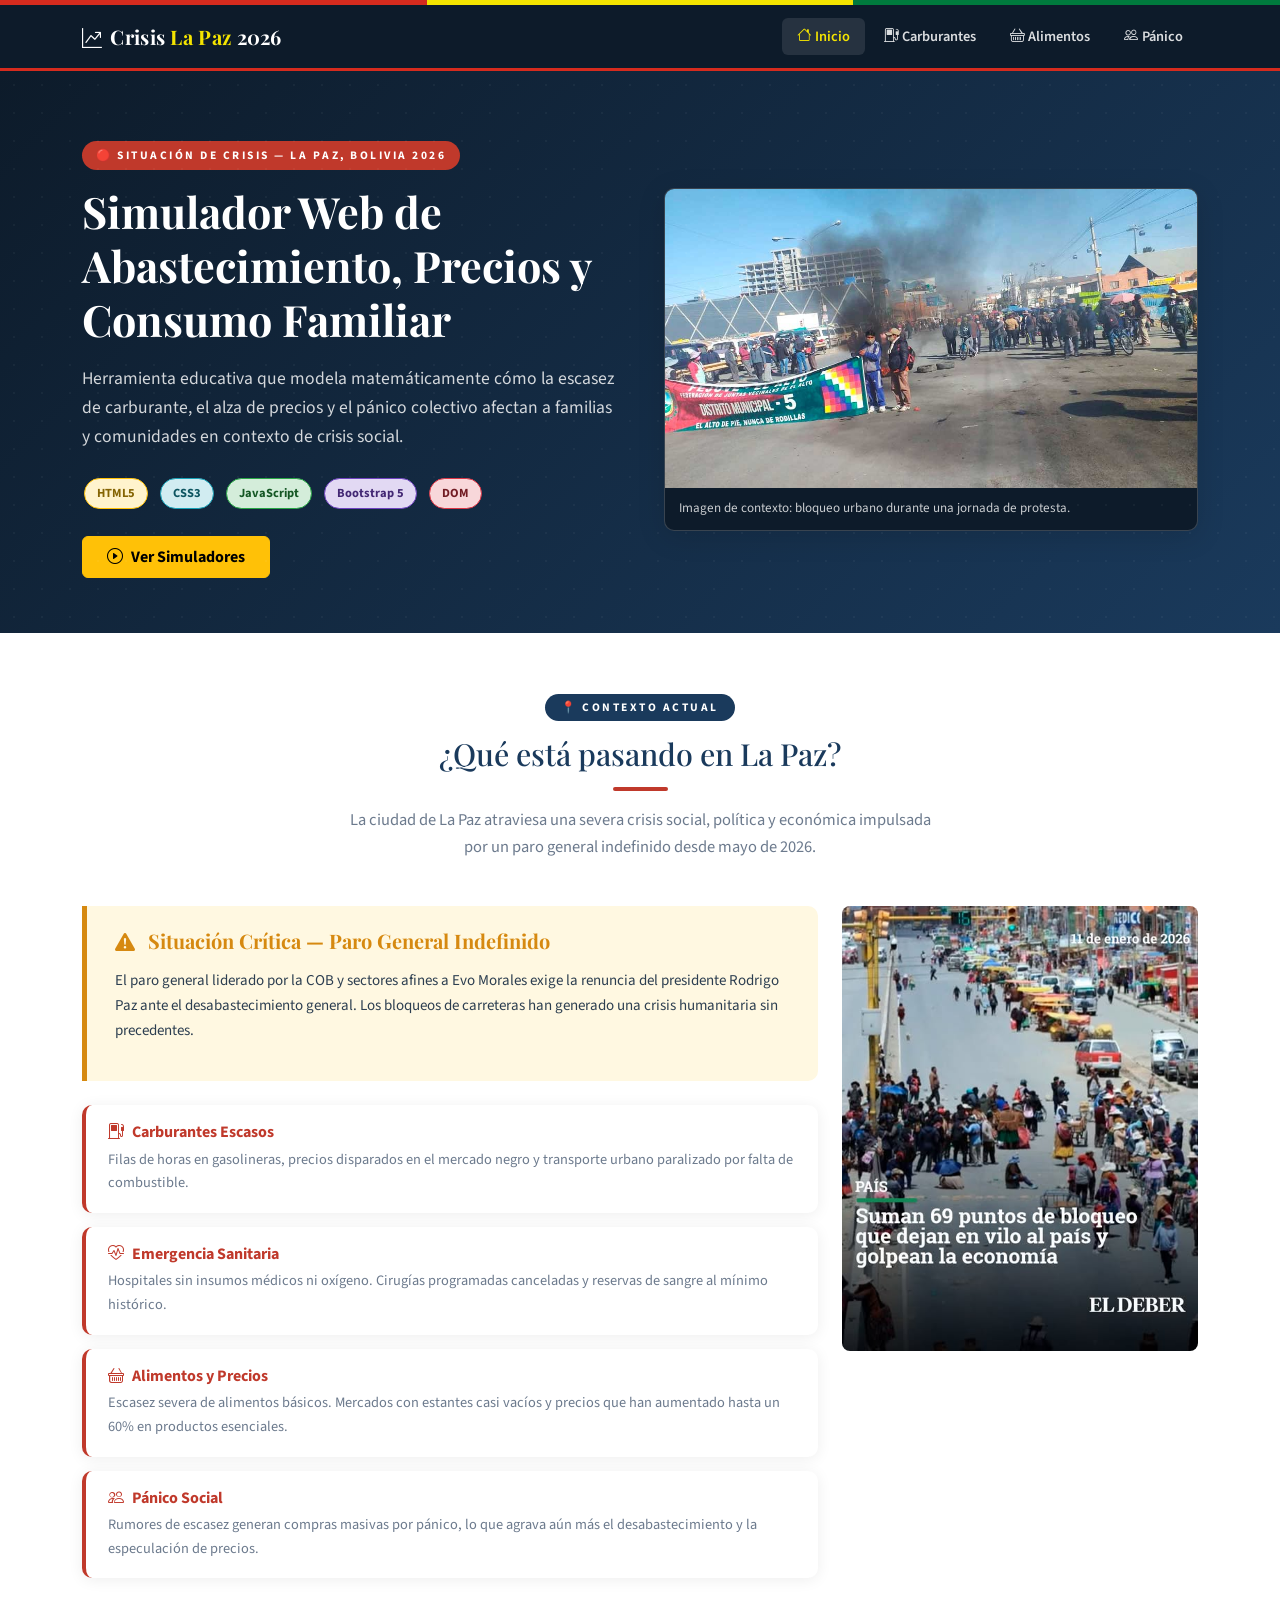
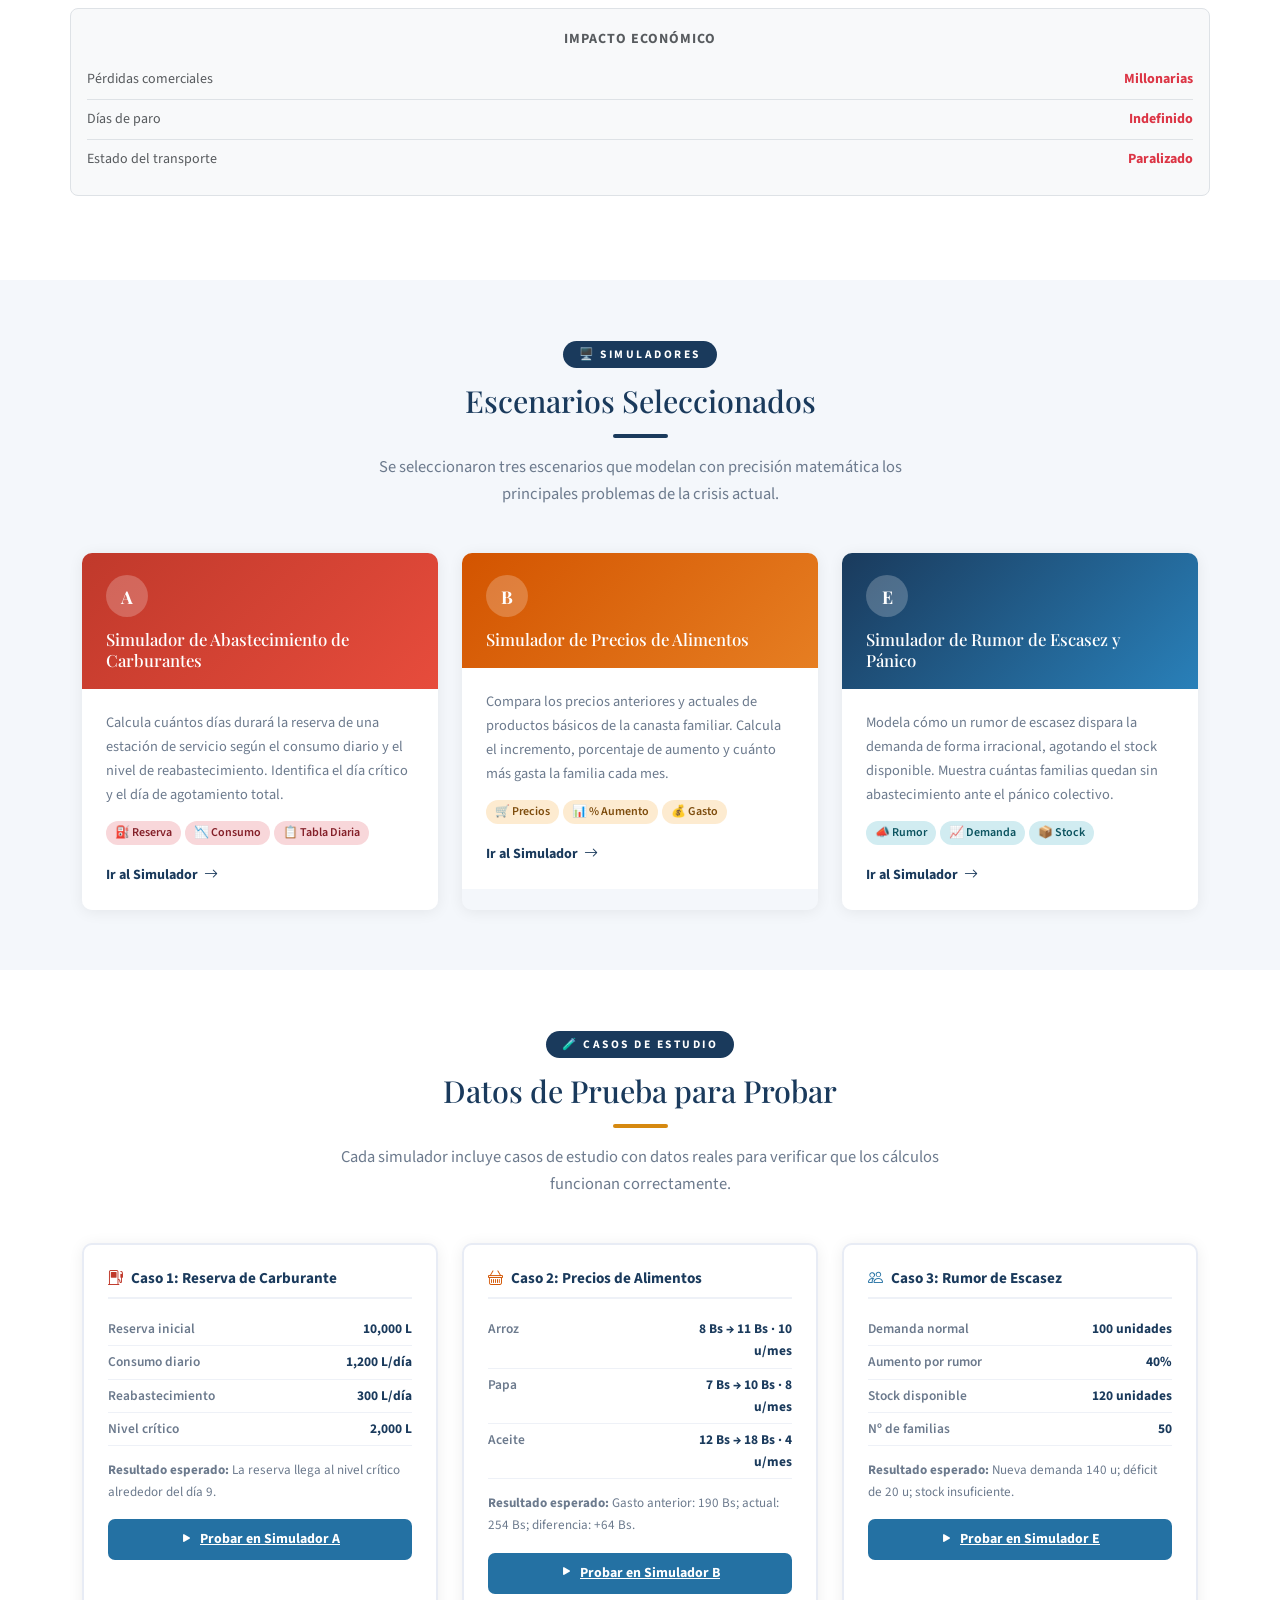
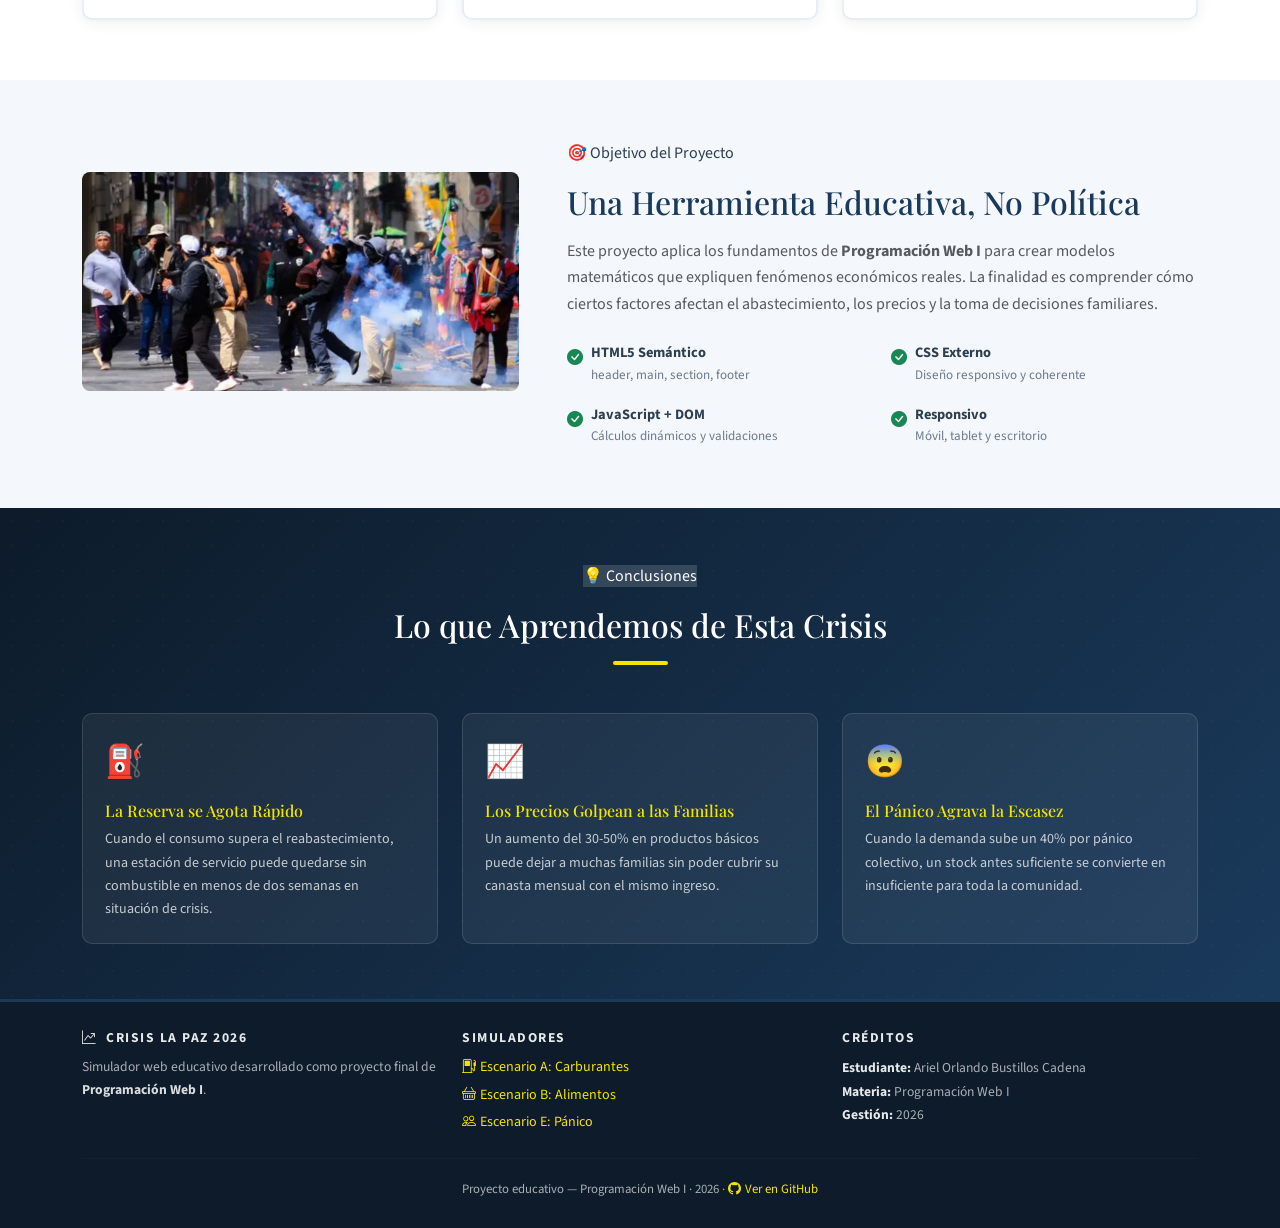
<file: index.html>
<!DOCTYPE html>
<html lang="es">
<head>
  <meta charset="UTF-8" />
  <meta name="viewport" content="width=device-width, initial-scale=1.0" />
  <title>Simulador de Crisis La Paz 2026 | Programación Web I</title>
  <meta name="description" content="Página web interactiva para simular problemas reales de abastecimiento, precios y pánico en el contexto de la crisis de La Paz 2026." />

  <!-- Google Fonts -->
  <link href="https://fonts.googleapis.com/css2?family=Playfair+Display:wght@400;600;700&family=Source+Sans+3:ital,wght@0,300;0,400;0,600;0,700;1,400&display=swap" rel="stylesheet" />
  <!-- Bootstrap 5.3 -->
  <link href="https://cdn.jsdelivr.net/npm/bootstrap@5.3.3/dist/css/bootstrap.min.css" rel="stylesheet" />
  <!-- Bootstrap Icons -->
  <link href="https://cdn.jsdelivr.net/npm/bootstrap-icons@1.11.3/font/bootstrap-icons.min.css" rel="stylesheet" />
  <!-- CSS personalizado -->
  <link rel="stylesheet" href="styles/estilos.css" />
</head>
<body>

  <div class="flag-stripe"></div>
  <header>
    <nav class="navbar navbar-expand-lg navbar-crisis">
      <div class="container">
        <a class="navbar-brand" href="index.html">
          <i class="bi bi-graph-up-arrow me-2"></i>Crisis <span>La Paz</span> 2026
        </a>
        <button class="navbar-toggler" type="button"
          data-bs-toggle="collapse" data-bs-target="#navPrincipal"
          aria-controls="navPrincipal" aria-expanded="false" aria-label="Menú">
          <span class="navbar-toggler-icon"></span>
        </button>
        <div class="collapse navbar-collapse" id="navPrincipal">
          <ul class="navbar-nav ms-auto gap-1">
            <li class="nav-item">
              <a class="nav-link activo" href="index.html">
                <i class="bi bi-house me-1"></i>Inicio
              </a>
            </li>
            <li class="nav-item">
              <a class="nav-link" href="carburantes.html">
                <i class="bi bi-fuel-pump me-1"></i>Carburantes
              </a>
            </li>
            <li class="nav-item">
              <a class="nav-link" href="alimentos.html">
                <i class="bi bi-basket me-1"></i>Alimentos
              </a>
            </li>
            <li class="nav-item">
              <a class="nav-link" href="panico.html">
                <i class="bi bi-people me-1"></i>Pánico
              </a>
            </li>
          </ul>
        </div>
      </div>
    </nav>
  </header>

  <main>
    <section id="inicio" class="hero-section">
      <div class="container">
        <div class="row align-items-center g-5">
          <div class="col-lg-6" data-bs-order="1">
            <div class="badge-alerta">🔴 Situación de Crisis — La Paz, Bolivia 2026</div>
            <h1 class="hero-title">
              Simulador Web de Abastecimiento, Precios y Consumo Familiar
            </h1>
            <p class="hero-subtitle mb-4">
              Herramienta educativa que modela matemáticamente cómo la escasez de carburante,
              el alza de precios y el pánico colectivo afectan a familias y comunidades en
              contexto de crisis social.
            </p>
            <div class="d-flex flex-wrap gap-2 mb-4">
              <span class="chip-tecnologia" style="background:#fff3cd; border-color:#ffc107; color:#856404;">HTML5</span>
              <span class="chip-tecnologia" style="background:#d1ecf1; border-color:#17a2b8; color:#0c5460;">CSS3</span>
              <span class="chip-tecnologia" style="background:#d4edda; border-color:#28a745; color:#155724;">JavaScript</span>
              <span class="chip-tecnologia" style="background:#e2d9f3; border-color:#6f42c1; color:#432874;">Bootstrap 5</span>
              <span class="chip-tecnologia" style="background:#f8d7da; border-color:#dc3545; color:#721c24;">DOM</span>
            </div>
            <a href="#simuladores" class="btn btn-warning fw-bold px-4 py-2">
              <i class="bi bi-play-circle me-2"></i>Ver Simuladores
            </a>
          </div>
          <div class="col-lg-6" data-bs-order="2">
            <figure class="imagen-destacada">
              <img src="img/bloqueo1.jpg" alt="Bloqueo urbano con humo y personas concentradas en una avenida de El Alto" />
              <figcaption>
                Imagen de contexto: bloqueo urbano durante una jornada de protesta.
              </figcaption>
            </figure>
          </div>
        </div>
      </div>
    </section>

    <section id="contexto" class="seccion-py bg-blanco">
      <div class="container">
        <div class="encabezado-seccion">
          <span class="etiqueta-seccion">📍 Contexto Actual</span>
          <h2>¿Qué está pasando en La Paz?</h2>
          <div class="divider peligro"></div>
          <p class="mt-3">
            La ciudad de La Paz atraviesa una severa crisis social, política y económica
            impulsada por un paro general indefinido desde mayo de 2026.
          </p>
        </div>

        <div class="row g-4 mb-4">
          <div class="col-lg-8">
            <div class="bloque-crisis mb-4">
              <h5 class="fw-bold mb-3">
                <i class="bi bi-exclamation-triangle-fill me-2"></i>
                Situación Crítica — Paro General Indefinido
              </h5>
              <p style="font-size:0.94rem;">
                El paro general liderado por la COB y sectores afines a Evo Morales exige
                la renuncia del presidente Rodrigo Paz ante el desabastecimiento general.
                Los bloqueos de carreteras han generado una crisis humanitaria sin precedentes.
              </p>
            </div>

            <div class="punto-crisis">
              <h6><i class="bi bi-fuel-pump me-2"></i>Carburantes Escasos</h6>
              <p>Filas de horas en gasolineras, precios disparados en el mercado negro y transporte urbano paralizado por falta de combustible.</p>
            </div>

            <div class="punto-crisis">
              <h6><i class="bi bi-heart-pulse me-2"></i>Emergencia Sanitaria</h6>
              <p>Hospitales sin insumos médicos ni oxígeno. Cirugías programadas canceladas y reservas de sangre al mínimo histórico.</p>
            </div>

            <div class="punto-crisis">
              <h6><i class="bi bi-basket me-2"></i>Alimentos y Precios</h6>
              <p>Escasez severa de alimentos básicos. Mercados con estantes casi vacíos y precios que han aumentado hasta un 60% en productos esenciales.</p>
            </div>

            <div class="punto-crisis">
              <h6><i class="bi bi-people me-2"></i>Pánico Social</h6>
              <p>Rumores de escasez generan compras masivas por pánico, lo que agrava aún más el desabastecimiento y la especulación de precios.</p>
            </div>
          </div>

          <div class="col-lg-4">
           <img src="./img/Bloqueo2.jpg" alt="Vista aérea de un bloqueo con humo y vehículos detenidos en una carretera" class="img-fluid rounded-3 mb-4" />
            </div>

            <div class="mt-3 p-3 bg-light border rounded-3">
              <div class="text-center mb-2">
                <small class="text-muted fw-bold text-uppercase" style="letter-spacing:1px;">Impacto Económico</small>
              </div>
              <div class="d-flex justify-content-between border-bottom py-2">
                <small class="text-muted">Pérdidas comerciales</small>
                <small class="fw-bold text-danger">Millonarias</small>
              </div>
              <div class="d-flex justify-content-between border-bottom py-2">
                <small class="text-muted">Días de paro</small>
                <small class="fw-bold text-danger">Indefinido</small>
              </div>
              <div class="d-flex justify-content-between py-2">
                <small class="text-muted">Estado del transporte</small>
                <small class="fw-bold text-danger">Paralizado</small>
              </div>
            </div>
          </div>
        </div>
      </div>
    </section>

    <section id="simuladores" class="seccion-py bg-claro">
      <div class="container">
        <div class="encabezado-seccion">
          <span class="etiqueta-seccion">🖥️ Simuladores</span>
          <h2>Escenarios Seleccionados</h2>
          <div class="divider primario"></div>
          <p class="mt-3">
            Se seleccionaron tres escenarios que modelan con precisión matemática
            los principales problemas de la crisis actual.
          </p>
        </div>

        <div class="row g-4">
          <!-- Escenario A -->
          <div class="col-md-4">
            <a href="carburantes.html" class="card-escenario">
              <div class="cabecera-card fuel">
                <div class="letra-escenario">A</div>
                <h5>Simulador de Abastecimiento de Carburantes</h5>
              </div>
              <div class="cuerpo-card">
                <p>
                  Calcula cuántos días durará la reserva de una estación de servicio según
                  el consumo diario y el nivel de reabastecimiento. Identifica el día crítico
                  y el día de agotamiento total.
                </p>
                <div class="d-flex flex-wrap gap-1 mb-3">
                  <span style="font-size:0.75rem; background:#f8d7da; color:#842029; padding:2px 9px; border-radius:20px; font-weight:600;">⛽ Reserva</span>
                  <span style="font-size:0.75rem; background:#f8d7da; color:#842029; padding:2px 9px; border-radius:20px; font-weight:600;">📉 Consumo</span>
                  <span style="font-size:0.75rem; background:#f8d7da; color:#842029; padding:2px 9px; border-radius:20px; font-weight:600;">📋 Tabla Diaria</span>
                </div>
                <div class="btn-ver">Ir al Simulador <i class="bi bi-arrow-right"></i></div>
              </div>
            </a>
          </div>

          <!-- Escenario B -->
          <div class="col-md-4">
            <a href="alimentos.html" class="card-escenario">
              <div class="cabecera-card food">
                <div class="letra-escenario">B</div>
                <h5>Simulador de Precios de Alimentos</h5>
              </div>
              <div class="cuerpo-card">
                <p>
                  Compara los precios anteriores y actuales de productos básicos de la canasta
                  familiar. Calcula el incremento, porcentaje de aumento y cuánto más gasta
                  la familia cada mes.
                </p>
                <div class="d-flex flex-wrap gap-1 mb-3">
                  <span style="font-size:0.75rem; background:#fdebd0; color:#7e4d0e; padding:2px 9px; border-radius:20px; font-weight:600;">🛒 Precios</span>
                  <span style="font-size:0.75rem; background:#fdebd0; color:#7e4d0e; padding:2px 9px; border-radius:20px; font-weight:600;">📊 % Aumento</span>
                  <span style="font-size:0.75rem; background:#fdebd0; color:#7e4d0e; padding:2px 9px; border-radius:20px; font-weight:600;">💰 Gasto</span>
                </div>
                <div class="btn-ver">Ir al Simulador <i class="bi bi-arrow-right"></i></div>
              </div>
            </a>
          </div>

          <!-- Escenario E -->
          <div class="col-md-4">
            <a href="panico.html" class="card-escenario">
              <div class="cabecera-card panico">
                <div class="letra-escenario">E</div>
                <h5>Simulador de Rumor de Escasez y Pánico</h5>
              </div>
              <div class="cuerpo-card">
                <p>
                  Modela cómo un rumor de escasez dispara la demanda de forma irracional,
                  agotando el stock disponible. Muestra cuántas familias quedan sin
                  abastecimiento ante el pánico colectivo.
                </p>
                <div class="d-flex flex-wrap gap-1 mb-3">
                  <span style="font-size:0.75rem; background:#d1ecf1; color:#0c5460; padding:2px 9px; border-radius:20px; font-weight:600;">📣 Rumor</span>
                  <span style="font-size:0.75rem; background:#d1ecf1; color:#0c5460; padding:2px 9px; border-radius:20px; font-weight:600;">📈 Demanda</span>
                  <span style="font-size:0.75rem; background:#d1ecf1; color:#0c5460; padding:2px 9px; border-radius:20px; font-weight:600;">📦 Stock</span>
                </div>
                <div class="btn-ver">Ir al Simulador <i class="bi bi-arrow-right"></i></div>
              </div>
            </a>
          </div>
        </div>
      </div>
    </section>

    <section id="casos-estudio" class="seccion-py bg-blanco">
      <div class="container">
        <div class="encabezado-seccion">
          <span class="etiqueta-seccion">🧪 Casos de Estudio</span>
          <h2>Datos de Prueba para Probar</h2>
          <div class="divider advertencia"></div>
          <p class="mt-3">
            Cada simulador incluye casos de estudio con datos reales para verificar
            que los cálculos funcionan correctamente.
          </p>
        </div>

        <div class="row g-4">
          <!-- Caso 1 -->
          <div class="col-md-4">
            <div class="tarjeta-caso">
              <h6><i class="bi bi-fuel-pump me-2" style="color:#c0392b;"></i>Caso 1: Reserva de Carburante</h6>
              <table class="tabla-caso">
                <tr><td>Reserva inicial</td><td>10,000 L</td></tr>
                <tr><td>Consumo diario</td><td>1,200 L/día</td></tr>
                <tr><td>Reabastecimiento</td><td>300 L/día</td></tr>
                <tr><td>Nivel crítico</td><td>2,000 L</td></tr>
              </table>
              <p style="font-size:0.82rem; color:var(--color-muted);">
                <strong>Resultado esperado:</strong> La reserva llega al nivel crítico alrededor del día 9.
              </p>
              <a href="carburantes.html" class="btn-caso">
                <i class="bi bi-play-fill"></i> Probar en Simulador A
              </a>
            </div>
          </div>

          <!-- Caso 2 -->
          <div class="col-md-4">
            <div class="tarjeta-caso">
              <h6><i class="bi bi-basket me-2" style="color:#d35400;"></i>Caso 2: Precios de Alimentos</h6>
              <table class="tabla-caso">
                <tr><td>Arroz</td><td>8 Bs → 11 Bs · 10 u/mes</td></tr>
                <tr><td>Papa</td><td>7 Bs → 10 Bs · 8 u/mes</td></tr>
                <tr><td>Aceite</td><td>12 Bs → 18 Bs · 4 u/mes</td></tr>
              </table>
              <p style="font-size:0.82rem; color:var(--color-muted);">
                <strong>Resultado esperado:</strong> Gasto anterior: 190 Bs; actual: 254 Bs; diferencia: +64 Bs.
              </p>
              <a href="alimentos.html" class="btn-caso">
                <i class="bi bi-play-fill"></i> Probar en Simulador B
              </a>
            </div>
          </div>

          <!-- Caso 3 -->
          <div class="col-md-4">
            <div class="tarjeta-caso">
              <h6><i class="bi bi-people me-2" style="color:#2471a3;"></i>Caso 3: Rumor de Escasez</h6>
              <table class="tabla-caso">
                <tr><td>Demanda normal</td><td>100 unidades</td></tr>
                <tr><td>Aumento por rumor</td><td>40%</td></tr>
                <tr><td>Stock disponible</td><td>120 unidades</td></tr>
                <tr><td>Nº de familias</td><td>50</td></tr>
              </table>
              <p style="font-size:0.82rem; color:var(--color-muted);">
                <strong>Resultado esperado:</strong> Nueva demanda 140 u; déficit de 20 u; stock insuficiente.
              </p>
              <a href="/panico.html" class="btn-caso">
                <i class="bi bi-play-fill"></i> Probar en Simulador E
              </a>
            </div>
          </div>
        </div>
      </div>
    </section>

    <section class="seccion-py bg-claro">
      <div class="container">
        <div class="row align-items-center g-5">
          <div class="col-lg-5">
            <img src="img/protest.jpg" alt="Persona estudiando gráficos y datos en una computadora portátil" class="img-fluid rounded-3 mb-4" />
          </div>
          <div class="col-lg-7">
            <span class="etiqueta-seccion">🎯 Objetivo del Proyecto</span>
            <h2 class="mt-3 mb-3">Una Herramienta Educativa, No Política</h2>
            <p class="text-muted mb-4">
              Este proyecto aplica los fundamentos de <strong>Programación Web I</strong> para
              crear modelos matemáticos que expliquen fenómenos económicos reales.
              La finalidad es comprender cómo ciertos factores afectan el abastecimiento,
              los precios y la toma de decisiones familiares.
            </p>
            <div class="row g-3">
              <div class="col-6">
                <div class="d-flex align-items-start gap-2">
                  <i class="bi bi-check-circle-fill text-success mt-1"></i>
                  <div>
                    <div class="fw-bold" style="font-size:0.9rem;">HTML5 Semántico</div>
                    <div style="font-size:0.82rem; color:var(--color-muted);">header, main, section, footer</div>
                  </div>
                </div>
              </div>
              <div class="col-6">
                <div class="d-flex align-items-start gap-2">
                  <i class="bi bi-check-circle-fill text-success mt-1"></i>
                  <div>
                    <div class="fw-bold" style="font-size:0.9rem;">CSS Externo</div>
                    <div style="font-size:0.82rem; color:var(--color-muted);">Diseño responsivo y coherente</div>
                  </div>
                </div>
              </div>
              <div class="col-6">
                <div class="d-flex align-items-start gap-2">
                  <i class="bi bi-check-circle-fill text-success mt-1"></i>
                  <div>
                    <div class="fw-bold" style="font-size:0.9rem;">JavaScript + DOM</div>
                    <div style="font-size:0.82rem; color:var(--color-muted);">Cálculos dinámicos y validaciones</div>
                  </div>
                </div>
              </div>
              <div class="col-6">
                <div class="d-flex align-items-start gap-2">
                  <i class="bi bi-check-circle-fill text-success mt-1"></i>
                  <div>
                    <div class="fw-bold" style="font-size:0.9rem;">Responsivo</div>
                    <div style="font-size:0.82rem; color:var(--color-muted);">Móvil, tablet y escritorio</div>
                  </div>
                </div>
              </div>
            </div>
          </div>
        </div>
      </div>
    </section>

    <section id="conclusiones" class="seccion-conclusiones">
      <div class="container">
        <div class="text-center mb-5">
          <span class="etiqueta-seccion" style="background:rgba(255,255,255,0.15); color:white;">💡 Conclusiones</span>
          <h2 class="mt-3 mb-3">Lo que Aprendemos de Esta Crisis</h2>
          <div class="divider" style="background:var(--bolivia-amarillo); margin:0 auto;"></div>
        </div>
        <div class="row g-4">
          <div class="col-md-4">
            <div class="item-conclusion">
              <div class="icono-conclusion">⛽</div>
              <h6>La Reserva se Agota Rápido</h6>
              <p>Cuando el consumo supera el reabastecimiento, una estación de servicio puede quedarse sin combustible en menos de dos semanas en situación de crisis.</p>
            </div>
          </div>
          <div class="col-md-4">
            <div class="item-conclusion">
              <div class="icono-conclusion">📈</div>
              <h6>Los Precios Golpean a las Familias</h6>
              <p>Un aumento del 30-50% en productos básicos puede dejar a muchas familias sin poder cubrir su canasta mensual con el mismo ingreso.</p>
            </div>
          </div>
          <div class="col-md-4">
            <div class="item-conclusion">
              <div class="icono-conclusion">😨</div>
              <h6>El Pánico Agrava la Escasez</h6>
              <p>Cuando la demanda sube un 40% por pánico colectivo, un stock antes suficiente se convierte en insuficiente para toda la comunidad.</p>
            </div>
          </div>
        </div>
      </div>
    </section>

  </main>

  <footer class="pie-pagina">
    <div class="container">
      <div class="row g-4">
        <div class="col-md-4">
          <h6><i class="bi bi-graph-up-arrow me-1"></i> Crisis La Paz 2026</h6>
          <p class="mb-0" style="font-size:0.85rem;">
            Simulador web educativo desarrollado como proyecto final de
            <strong style="color:rgba(255,255,255,0.85);">Programación Web I</strong>.
          </p>
        </div>
        <div class="col-md-4">
          <h6>Simuladores</h6>
          <ul class="lista-footer">
            <li><a href="carburantes.html"><i class="bi bi-fuel-pump me-1"></i>Escenario A: Carburantes</a></li>
            <li><a href="alimentos.html"><i class="bi bi-basket me-1"></i>Escenario B: Alimentos</a></li>
            <li><a href="panico.html"><i class="bi bi-people me-1"></i>Escenario E: Pánico</a></li>
          </ul>
        </div>
        <div class="col-md-4">
          <h6>Créditos</h6>
          <p style="font-size:0.85rem; margin:0; line-height:1.7;">
            <strong style="color:rgba(255,255,255,0.9);">Estudiante:</strong> Ariel Orlando Bustillos Cadena<br>
            <strong style="color:rgba(255,255,255,0.9);">Materia:</strong> Programación Web I<br>
            <strong style="color:rgba(255,255,255,0.9);">Gestión:</strong> 2026
          </p>
        </div>
      </div>
      <hr class="separador-footer" />
      <div class="text-center" style="font-size:0.8rem;">
        Proyecto educativo — Programación Web I · 2026 ·
        <a href="https://github.com/ariel805xd/SimuladoresProyectoFinal" target="_blank">
          <i class="bi bi-github me-1"></i>Ver en GitHub
        </a>
      </div>
    </div>
  </footer>

  <!-- Bootstrap JS Bundle -->
  <script src="https://cdn.jsdelivr.net/npm/bootstrap@5.3.3/dist/js/bootstrap.bundle.min.js"></script>
</body>
</html>
</file>
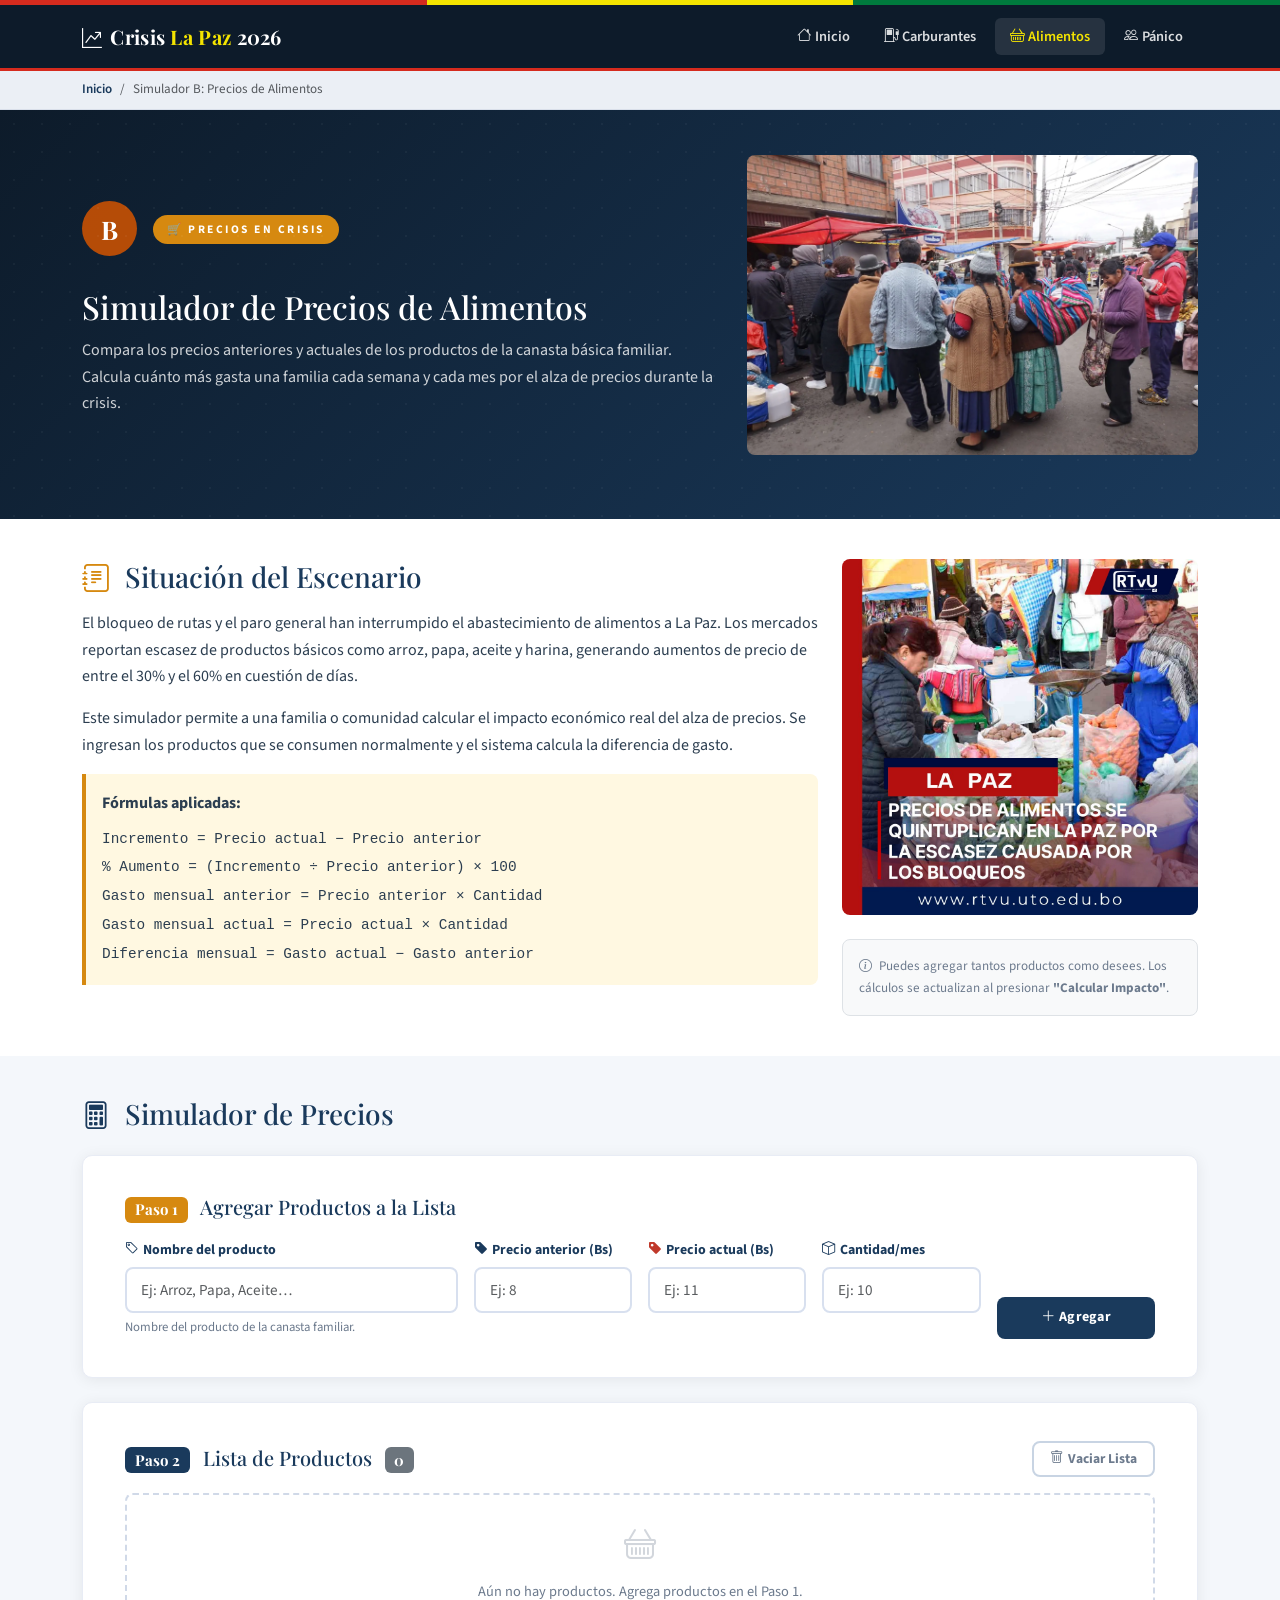
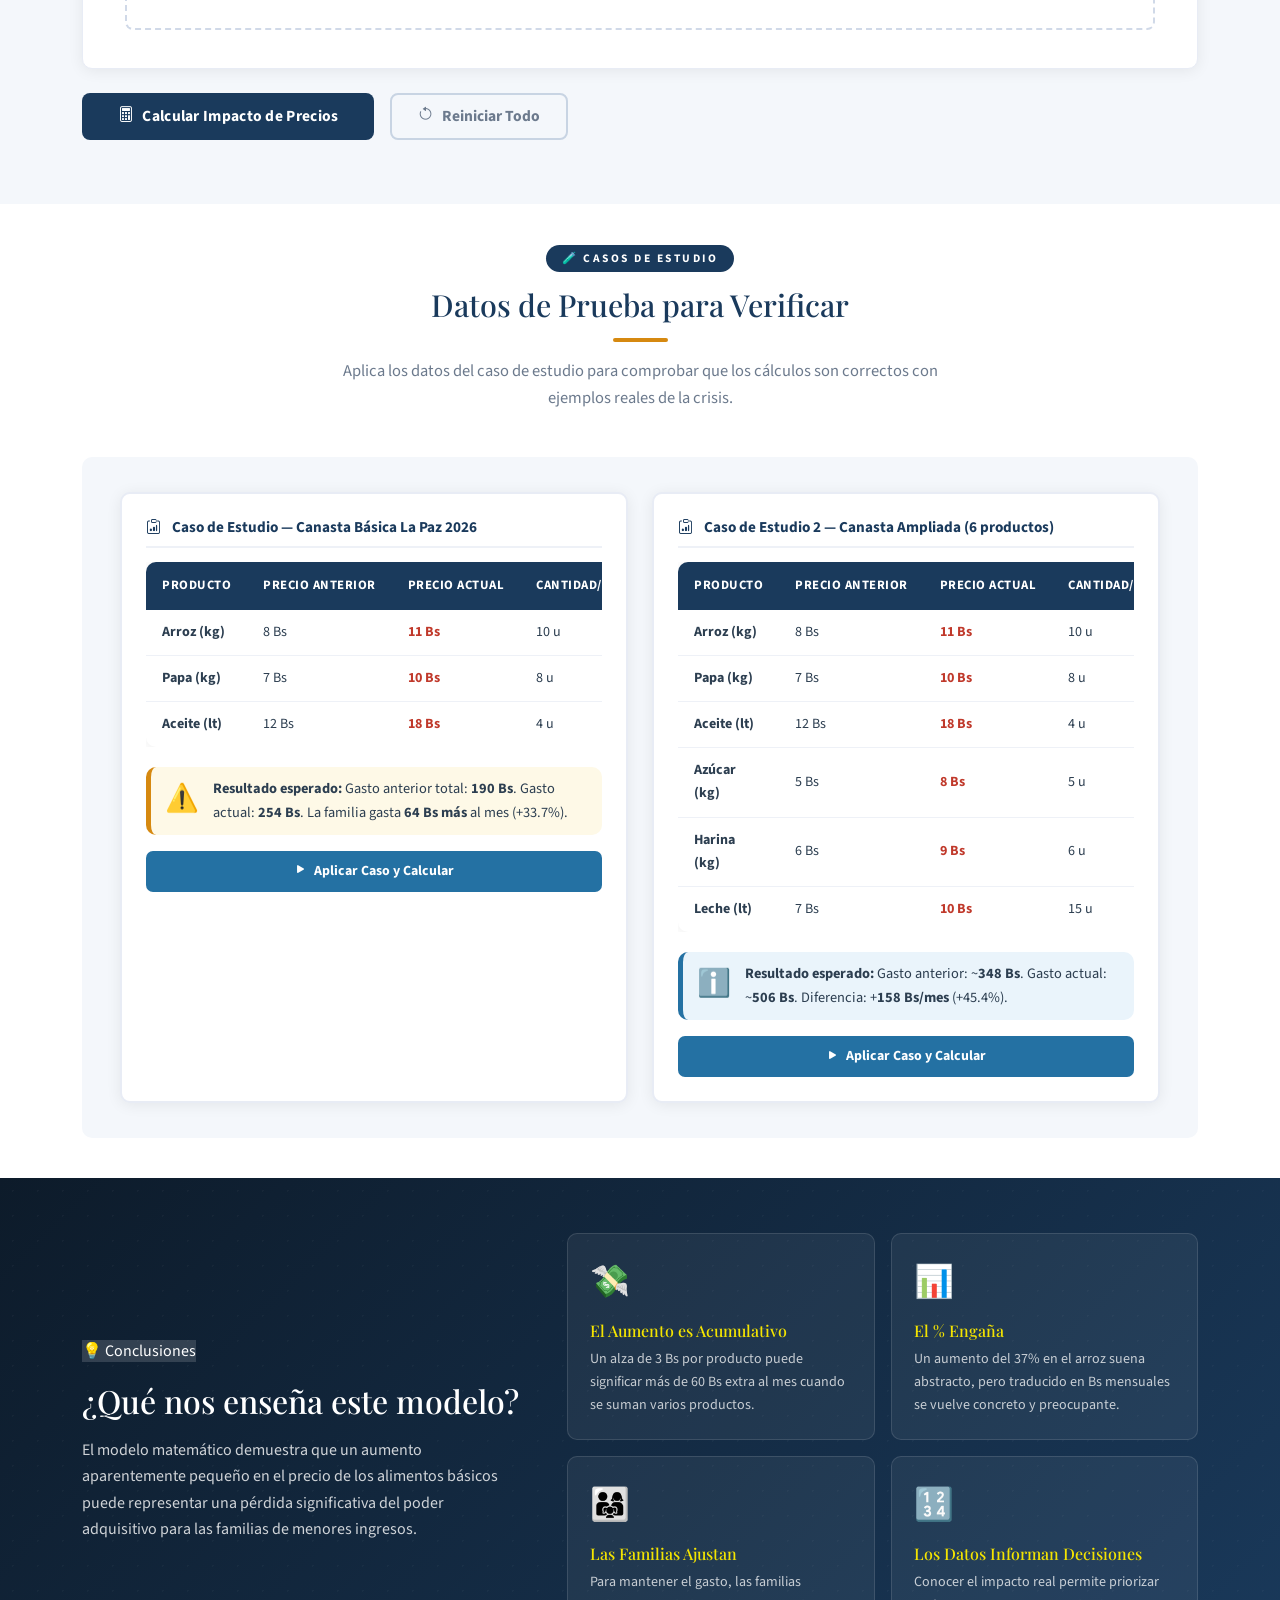
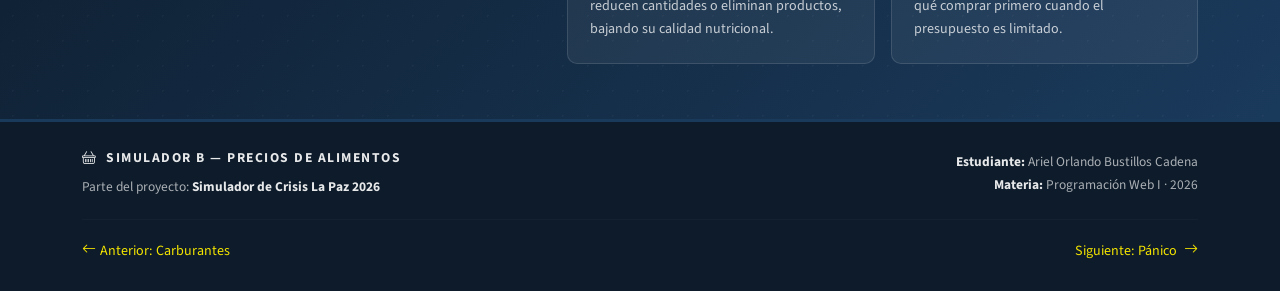
<file: alimentos.html>
<!DOCTYPE html>
<html lang="es">
<head>
  <meta charset="UTF-8" />
  <meta name="viewport" content="width=device-width, initial-scale=1.0" />
  <title>Simulador de Precios de Alimentos | Crisis La Paz 2026</title>
  <meta name="description" content="Calcula cuánto más gasta una familia boliviana debido al aumento de precios durante la crisis de 2026." />

  <!-- Google Fonts -->
  <link href="https://fonts.googleapis.com/css2?family=Playfair+Display:wght@400;600;700&family=Source+Sans+3:ital,wght@0,300;0,400;0,600;0,700;1,400&display=swap" rel="stylesheet" />
  <!-- Bootstrap 5.3 -->
  <link href="https://cdn.jsdelivr.net/npm/bootstrap@5.3.3/dist/css/bootstrap.min.css" rel="stylesheet" />
  <!-- Bootstrap Icons -->
  <link href="https://cdn.jsdelivr.net/npm/bootstrap-icons@1.11.3/font/bootstrap-icons.min.css" rel="stylesheet" />
  <!-- CSS personalizado -->
  <link rel="stylesheet" href="styles/estilos.css" />
</head>
<body>

  <div class="flag-stripe"></div>
  <header>
    <nav class="navbar navbar-expand-lg navbar-crisis">
      <div class="container">
        <a class="navbar-brand" href="index.html">
          <i class="bi bi-graph-up-arrow me-2"></i>Crisis <span>La Paz</span> 2026
        </a>
        <button class="navbar-toggler" type="button"
          data-bs-toggle="collapse" data-bs-target="#navAlim"
          aria-controls="navAlim" aria-expanded="false" aria-label="Menú">
          <span class="navbar-toggler-icon"></span>
        </button>
        <div class="collapse navbar-collapse" id="navAlim">
          <ul class="navbar-nav ms-auto gap-1">
            <li class="nav-item"><a class="nav-link" href="index.html"><i class="bi bi-house me-1"></i>Inicio</a></li>
            <li class="nav-item"><a class="nav-link" href="carburantes.html"><i class="bi bi-fuel-pump me-1"></i>Carburantes</a></li>
            <li class="nav-item"><a class="nav-link activo" href="alimentos.html"><i class="bi bi-basket me-1"></i>Alimentos</a></li>
            <li class="nav-item"><a class="nav-link" href="panico.html"><i class="bi bi-people me-1"></i>Pánico</a></li>
          </ul>
        </div>
      </div>
    </nav>
  </header>

  <div class="breadcrumb-barra">
    <div class="container">
      <nav aria-label="breadcrumb">
        <ol class="breadcrumb">
          <li class="breadcrumb-item"><a href="index.html">Inicio</a></li>
          <li class="breadcrumb-item active">Simulador B: Precios de Alimentos</li>
        </ol>
      </nav>
    </div>
  </div>

  <main>

    <section class="hero-pagina">
      <div class="container">
        <div class="row align-items-center g-4">
          <div class="col-lg-7">
            <div class="d-flex align-items-center gap-3 mb-3">
              <div class="escenario-letra" style="background:rgba(211,84,0,0.85); color:white;">B</div>
              <div class="badge-alerta" style="background:var(--color-advertencia);">🛒 Precios en Crisis</div>
            </div>
            <h1>Simulador de Precios de Alimentos</h1>
            <p class="subtitulo-pagina mt-2">
              Compara los precios anteriores y actuales de los productos de la canasta básica
              familiar. Calcula cuánto más gasta una familia cada semana y cada mes
              por el alza de precios durante la crisis.
            </p>
          </div>
          <div class="col-lg-5">
            <img src="img/mercado.jpg" alt="Manos sosteniendo una canasta con productos básicos y etiquetas de precios" class="img-fluid rounded-3 mb-4" />
            </div>
          </div>
        </div>
      </div>
    </section>

    <section id="contexto" class="seccion-py-sm bg-blanco">
      <div class="container">
        <div class="row g-4 align-items-start">
          <div class="col-lg-8">
            <h3 class="mb-3">
              <i class="bi bi-journal-text me-2" style="color:var(--color-advertencia);"></i>
              Situación del Escenario
            </h3>
            <p>
              El bloqueo de rutas y el paro general han interrumpido el abastecimiento de
              alimentos a La Paz. Los mercados reportan escasez de productos básicos como
              arroz, papa, aceite y harina, generando aumentos de precio de entre el 30%
              y el 60% en cuestión de días.
            </p>
            <p>
              Este simulador permite a una familia o comunidad calcular el impacto
              económico real del alza de precios. Se ingresan los productos que se
              consumen normalmente y el sistema calcula la diferencia de gasto.
            </p>
            <div class="p-3 mb-3" style="background:#fff8e1; border-left:4px solid var(--color-advertencia); border-radius:0 8px 8px 0;">
              <strong>Fórmulas aplicadas:</strong>
              <div class="mt-2" style="font-family:monospace; font-size:0.9rem; line-height:2;">
                <div>Incremento = Precio actual − Precio anterior</div>
                <div>% Aumento = (Incremento ÷ Precio anterior) × 100</div>
                <div>Gasto mensual anterior = Precio anterior × Cantidad</div>
                <div>Gasto mensual actual = Precio actual × Cantidad</div>
                <div>Diferencia mensual = Gasto actual − Gasto anterior</div>
              </div>
            </div>
          </div>
          <div class="col-lg-4">
            <img src="img/mercado2.jpg" alt="Etiquetas de precios con aumentos porcentuales en un mercado" class="img-fluid rounded-3 mb-4" />
            <div class="mt-3 p-3 bg-light border rounded-3">
              <p style="font-size:0.82rem; margin:0; color:var(--color-muted);">
                <i class="bi bi-info-circle me-1"></i>
                Puedes agregar tantos productos como desees.
                Los cálculos se actualizan al presionar <strong>"Calcular Impacto"</strong>.
              </p>
            </div>
          </div>
        </div>
      </div>
    </section>

    <section id="simulador" class="seccion-py-sm bg-claro">
      <div class="container">
        <h3 class="mb-4">
          <i class="bi bi-calculator me-2" style="color:var(--color-primario);"></i>
          Simulador de Precios
        </h3>

        <!-- Alertas de validación -->
        <div id="alerta-alim-container" class="mb-3"></div>

        <!-- PASO 1: Agregar productos -->
        <div class="caja-simulador mb-4">
          <h5 class="mb-3" style="color:var(--color-primario);">
            <span class="badge" style="background:var(--color-advertencia); margin-right:8px;">Paso 1</span>
            Agregar Productos a la Lista
          </h5>

          <div class="row g-3">
            <div class="col-md-4">
              <label class="form-label" for="nombreProducto">
                <i class="bi bi-tag me-1"></i>Nombre del producto
              </label>
              <input type="text" class="form-control" id="nombreProducto"
                placeholder="Ej: Arroz, Papa, Aceite…" maxlength="50" />
              <div class="form-text">Nombre del producto de la canasta familiar.</div>
            </div>
            <div class="col-md-2">
              <label class="form-label" for="precioAnterior">
                <i class="bi bi-tag-fill me-1"></i>Precio anterior (Bs)
              </label>
              <input type="number" class="form-control" id="precioAnterior"
                min="0" step="0.01" placeholder="Ej: 8" />
            </div>
            <div class="col-md-2">
              <label class="form-label" for="precioActual">
                <i class="bi bi-tag-fill me-1" style="color:var(--color-peligro);"></i>Precio actual (Bs)
              </label>
              <input type="number" class="form-control" id="precioActual"
                min="0" step="0.01" placeholder="Ej: 11" />
            </div>
            <div class="col-md-2">
              <label class="form-label" for="cantidadMensual">
                <i class="bi bi-box me-1"></i>Cantidad/mes
              </label>
              <input type="number" class="form-control" id="cantidadMensual"
                min="1" step="1" placeholder="Ej: 10" />
            </div>
            <div class="col-md-2 d-flex align-items-end">
              <button class="btn btn-calcular w-100" onclick="agregarProducto()"
                style="padding:10px; font-size:0.88rem;">
                <i class="bi bi-plus-lg me-1"></i>Agregar
              </button>
            </div>
          </div>
        </div>

        <!-- PASO 2: Lista de productos -->
        <div class="caja-simulador mb-4">
          <div class="d-flex justify-content-between align-items-center mb-3 flex-wrap gap-2">
            <h5 class="mb-0" style="color:var(--color-primario);">
              <span class="badge" style="background:var(--color-primario); margin-right:8px;">Paso 2</span>
              Lista de Productos
              <span id="contador-productos" class="badge bg-secondary ms-2">0</span>
            </h5>
            <button class="btn btn-limpiar" style="padding:6px 16px; font-size:0.85rem;"
              onclick="limpiarListaProductos()">
              <i class="bi bi-trash me-1"></i>Vaciar Lista
            </button>
          </div>

          <!-- Lista dinámica de productos (renderizada por JS) -->
          <div id="lista-productos">
            <div class="text-center py-4" style="color:var(--color-muted); border:2px dashed #d0d9e8; border-radius:8px;">
              <i class="bi bi-basket" style="font-size:2rem; opacity:0.3;"></i>
              <p class="mt-2 mb-0" style="font-size:0.9rem;">
                Aún no hay productos. Agrega productos en el Paso 1.
              </p>
            </div>
          </div>
        </div>

        <!-- PASO 3: Calcular -->
        <div class="d-flex gap-3 flex-wrap mb-4">
          <button class="btn btn-calcular" onclick="calcularAlimentos()">
            <i class="bi bi-calculator me-2"></i>Calcular Impacto de Precios
          </button>
          <button class="btn btn-limpiar" onclick="limpiarTodoAlimentos()">
            <i class="bi bi-arrow-counterclockwise me-2"></i>Reiniciar Todo
          </button>
        </div>

        <div id="resultados-alimentos" class="caja-resultados">
          <h4 class="mb-4">
            <i class="bi bi-bar-chart-line me-2" style="color:var(--color-primario);"></i>
            Resultados del Impacto en Precios
          </h4>
          <div id="contenido-resultados-alimentos">
            <!-- Generado por alimentos.js -->
          </div>
        </div>

      </div>
    </section>

    <section id="casos-estudio" class="seccion-py-sm bg-blanco">
      <div class="container">
        <div class="encabezado-seccion">
          <span class="etiqueta-seccion">🧪 Casos de Estudio</span>
          <h2>Datos de Prueba para Verificar</h2>
          <div class="divider advertencia"></div>
          <p class="mt-3">
            Aplica los datos del caso de estudio para comprobar que los cálculos
            son correctos con ejemplos reales de la crisis.
          </p>
        </div>

        <div class="seccion-casos">
          <div class="row g-4">
            <!-- Caso oficial del documento -->
            <div class="col-lg-6">
              <div class="tarjeta-caso">
                <h6>
                  <i class="bi bi-clipboard-data me-2"></i>
                  Caso de Estudio — Canasta Básica La Paz 2026
                </h6>
                <div class="table-responsive mb-3">
                  <table class="tabla-resultado" style="font-size:0.83rem;">
                    <thead>
                      <tr>
                        <th>Producto</th>
                        <th>Precio anterior</th>
                        <th>Precio actual</th>
                        <th>Cantidad/mes</th>
                      </tr>
                    </thead>
                    <tbody>
                      <tr>
                        <td><strong>Arroz (kg)</strong></td>
                        <td>8 Bs</td>
                        <td style="color:var(--color-peligro); font-weight:700;">11 Bs</td>
                        <td>10 u</td>
                      </tr>
                      <tr>
                        <td><strong>Papa (kg)</strong></td>
                        <td>7 Bs</td>
                        <td style="color:var(--color-peligro); font-weight:700;">10 Bs</td>
                        <td>8 u</td>
                      </tr>
                      <tr>
                        <td><strong>Aceite (lt)</strong></td>
                        <td>12 Bs</td>
                        <td style="color:var(--color-peligro); font-weight:700;">18 Bs</td>
                        <td>4 u</td>
                      </tr>
                    </tbody>
                  </table>
                </div>
                <div class="alerta-resultado advertencia mb-3" style="padding:10px 14px; font-size:0.84rem;">
                  <div class="icono-alerta">⚠️</div>
                  <div class="texto-alerta">
                    <p>
                      <strong>Resultado esperado:</strong> Gasto anterior total: <strong>190 Bs</strong>.
                      Gasto actual: <strong>254 Bs</strong>. La familia gasta
                      <strong>64 Bs más</strong> al mes (+33.7%).
                    </p>
                  </div>
                </div>
                <button class="btn-caso" onclick="aplicarCasoAlimentos1()">
                  <i class="bi bi-play-fill"></i> Aplicar Caso y Calcular
                </button>
              </div>
            </div>

            <!-- Caso 2 - ampliado -->
            <div class="col-lg-6">
              <div class="tarjeta-caso">
                <h6>
                  <i class="bi bi-clipboard-data me-2"></i>
                  Caso de Estudio 2 — Canasta Ampliada (6 productos)
                </h6>
                <div class="table-responsive mb-3">
                  <table class="tabla-resultado" style="font-size:0.83rem;">
                    <thead>
                      <tr>
                        <th>Producto</th>
                        <th>Precio anterior</th>
                        <th>Precio actual</th>
                        <th>Cantidad/mes</th>
                      </tr>
                    </thead>
                    <tbody>
                      <tr>
                        <td><strong>Arroz (kg)</strong></td>
                        <td>8 Bs</td>
                        <td style="color:var(--color-peligro); font-weight:700;">11 Bs</td>
                        <td>10 u</td>
                      </tr>
                      <tr>
                        <td><strong>Papa (kg)</strong></td>
                        <td>7 Bs</td>
                        <td style="color:var(--color-peligro); font-weight:700;">10 Bs</td>
                        <td>8 u</td>
                      </tr>
                      <tr>
                        <td><strong>Aceite (lt)</strong></td>
                        <td>12 Bs</td>
                        <td style="color:var(--color-peligro); font-weight:700;">18 Bs</td>
                        <td>4 u</td>
                      </tr>
                      <tr>
                        <td><strong>Azúcar (kg)</strong></td>
                        <td>5 Bs</td>
                        <td style="color:var(--color-peligro); font-weight:700;">8 Bs</td>
                        <td>5 u</td>
                      </tr>
                      <tr>
                        <td><strong>Harina (kg)</strong></td>
                        <td>6 Bs</td>
                        <td style="color:var(--color-peligro); font-weight:700;">9 Bs</td>
                        <td>6 u</td>
                      </tr>
                      <tr>
                        <td><strong>Leche (lt)</strong></td>
                        <td>7 Bs</td>
                        <td style="color:var(--color-peligro); font-weight:700;">10 Bs</td>
                        <td>15 u</td>
                      </tr>
                    </tbody>
                  </table>
                </div>
                <div class="alerta-resultado info mb-3" style="padding:10px 14px; font-size:0.84rem;">
                  <div class="icono-alerta">ℹ️</div>
                  <div class="texto-alerta">
                    <p>
                      <strong>Resultado esperado:</strong> Gasto anterior: ~<strong>348 Bs</strong>.
                      Gasto actual: ~<strong>506 Bs</strong>.
                      Diferencia: +<strong>158 Bs/mes</strong> (+45.4%).
                    </p>
                  </div>
                </div>
                <button class="btn-caso" onclick="aplicarCasoAlimentos2()">
                  <i class="bi bi-play-fill"></i> Aplicar Caso y Calcular
                </button>
              </div>
            </div>
          </div>
        </div>
      </div>
    </section>

    <section id="conclusiones" class="seccion-conclusiones">
      <div class="container">
        <div class="row g-5 align-items-center">
          <div class="col-lg-5">
            <span class="etiqueta-seccion" style="background:rgba(255,255,255,0.15); color:white;">
              💡 Conclusiones
            </span>
            <h2 class="mt-3 mb-3">¿Qué nos enseña este modelo?</h2>
            <p>
              El modelo matemático demuestra que un aumento aparentemente pequeño en
              el precio de los alimentos básicos puede representar una pérdida significativa
              del poder adquisitivo para las familias de menores ingresos.
            </p>
          </div>
          <div class="col-lg-7">
            <div class="row g-3">
              <div class="col-sm-6">
                <div class="item-conclusion">
                  <div class="icono-conclusion">💸</div>
                  <h6>El Aumento es Acumulativo</h6>
                  <p>Un alza de 3 Bs por producto puede significar más de 60 Bs extra al mes cuando se suman varios productos.</p>
                </div>
              </div>
              <div class="col-sm-6">
                <div class="item-conclusion">
                  <div class="icono-conclusion">📊</div>
                  <h6>El % Engaña</h6>
                  <p>Un aumento del 37% en el arroz suena abstracto, pero traducido en Bs mensuales se vuelve concreto y preocupante.</p>
                </div>
              </div>
              <div class="col-sm-6">
                <div class="item-conclusion">
                  <div class="icono-conclusion">👨‍👩‍👧</div>
                  <h6>Las Familias Ajustan</h6>
                  <p>Para mantener el gasto, las familias reducen cantidades o eliminan productos, bajando su calidad nutricional.</p>
                </div>
              </div>
              <div class="col-sm-6">
                <div class="item-conclusion">
                  <div class="icono-conclusion">🔢</div>
                  <h6>Los Datos Informan Decisiones</h6>
                  <p>Conocer el impacto real permite priorizar qué comprar primero cuando el presupuesto es limitado.</p>
                </div>
              </div>
            </div>
          </div>
        </div>
      </div>
    </section>

  </main>

  <footer class="pie-pagina">
    <div class="container">
      <div class="row g-3 align-items-center">
        <div class="col-md-6">
          <h6><i class="bi bi-basket me-1"></i> Simulador B — Precios de Alimentos</h6>
          <p style="margin:0; font-size:0.84rem;">
            Parte del proyecto: <strong style="color:rgba(255,255,255,0.9);">Simulador de Crisis La Paz 2026</strong>
          </p>
        </div>
        <div class="col-md-6 text-md-end">
          <p style="margin:0; font-size:0.84rem; line-height:1.7;">
            <strong style="color:rgba(255,255,255,0.9);">Estudiante:</strong> Ariel Orlando Bustillos Cadena<br>
            <strong style="color:rgba(255,255,255,0.9);">Materia:</strong> Programación Web I · 2026
          </p>
        </div>
      </div>
      <hr class="separador-footer" />
      <div class="d-flex justify-content-between align-items-center flex-wrap gap-2">
        <a href="carburantes.html"><i class="bi bi-arrow-left me-1"></i>Anterior: Carburantes</a>
        <a href="panico.html">Siguiente: Pánico <i class="bi bi-arrow-right ms-1"></i></a>
      </div>
    </div>
  </footer>

  <!-- Bootstrap JS -->
  <script src="https://cdn.jsdelivr.net/npm/bootstrap@5.3.3/dist/js/bootstrap.bundle.min.js"></script>
  <!-- JS de Alimentos (externo) -->
  <script src="js/alimentos.js"></script>
</body>
</html>
</file>
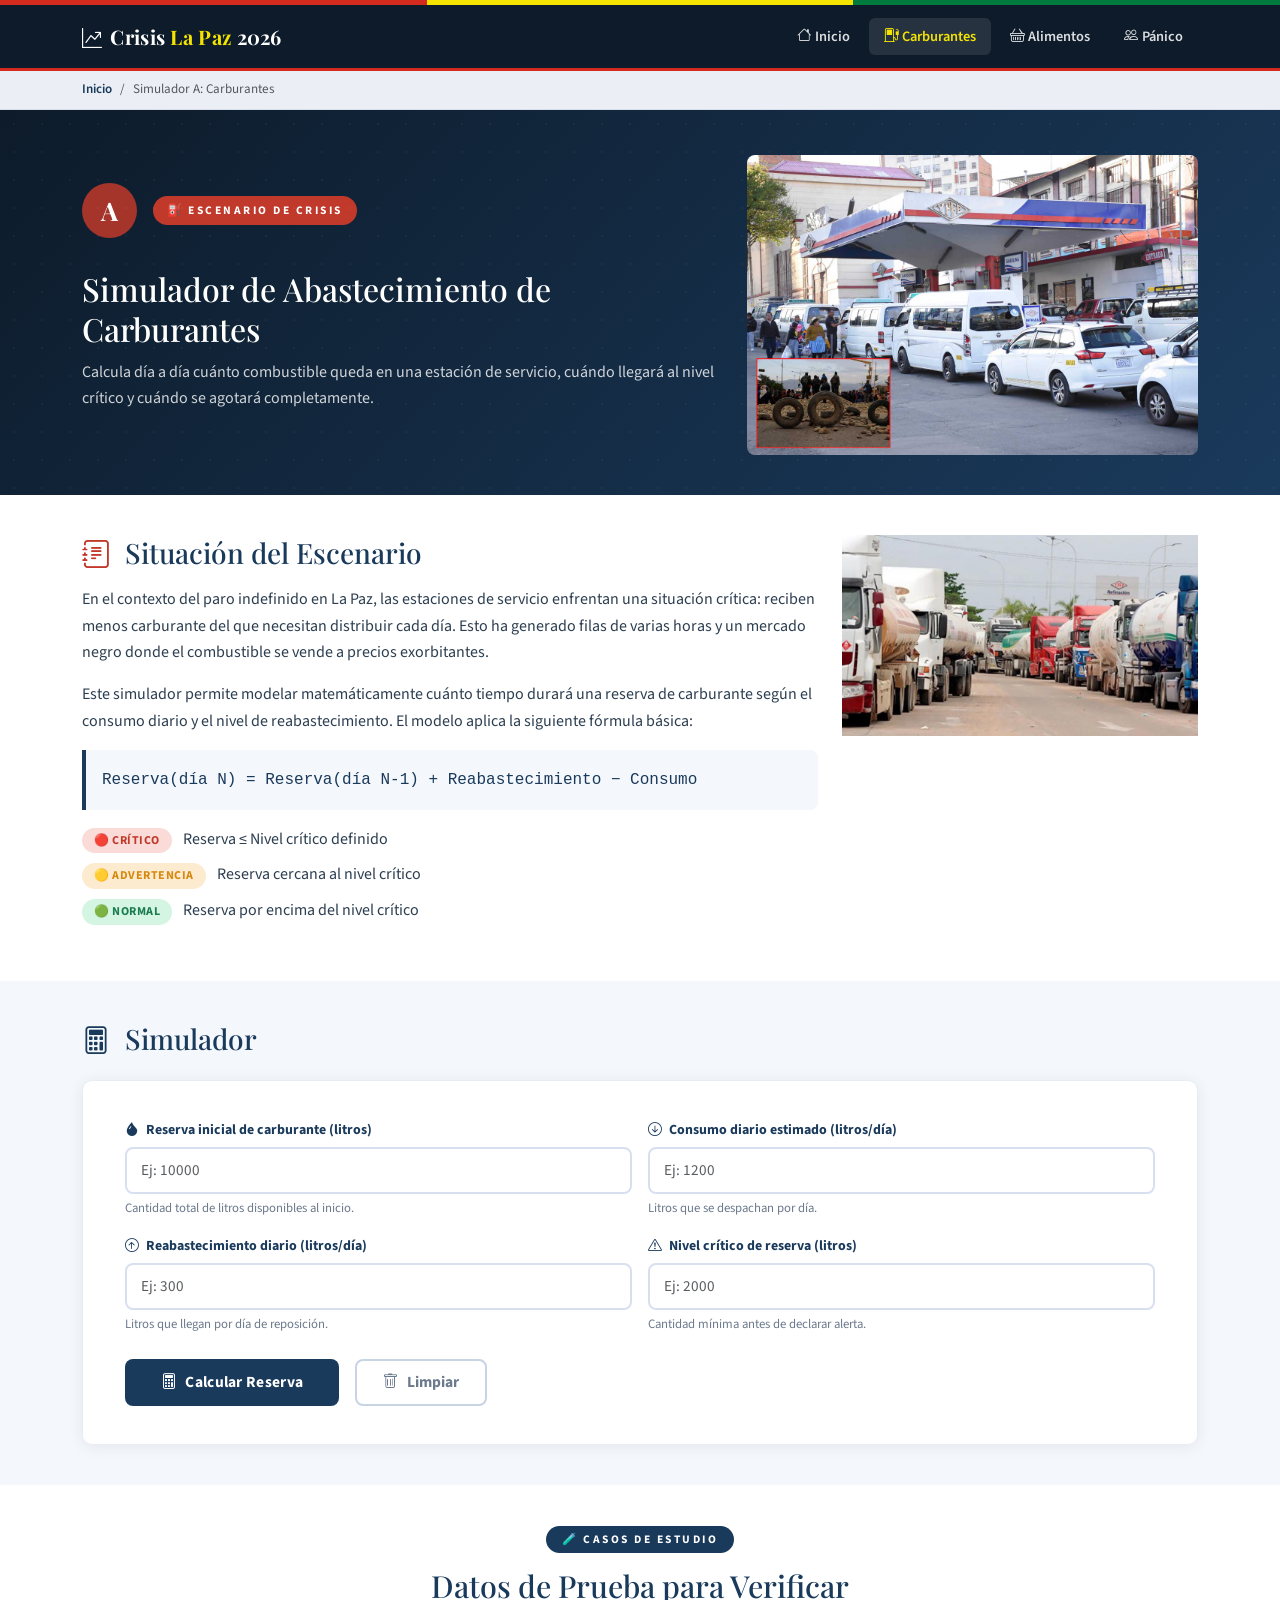
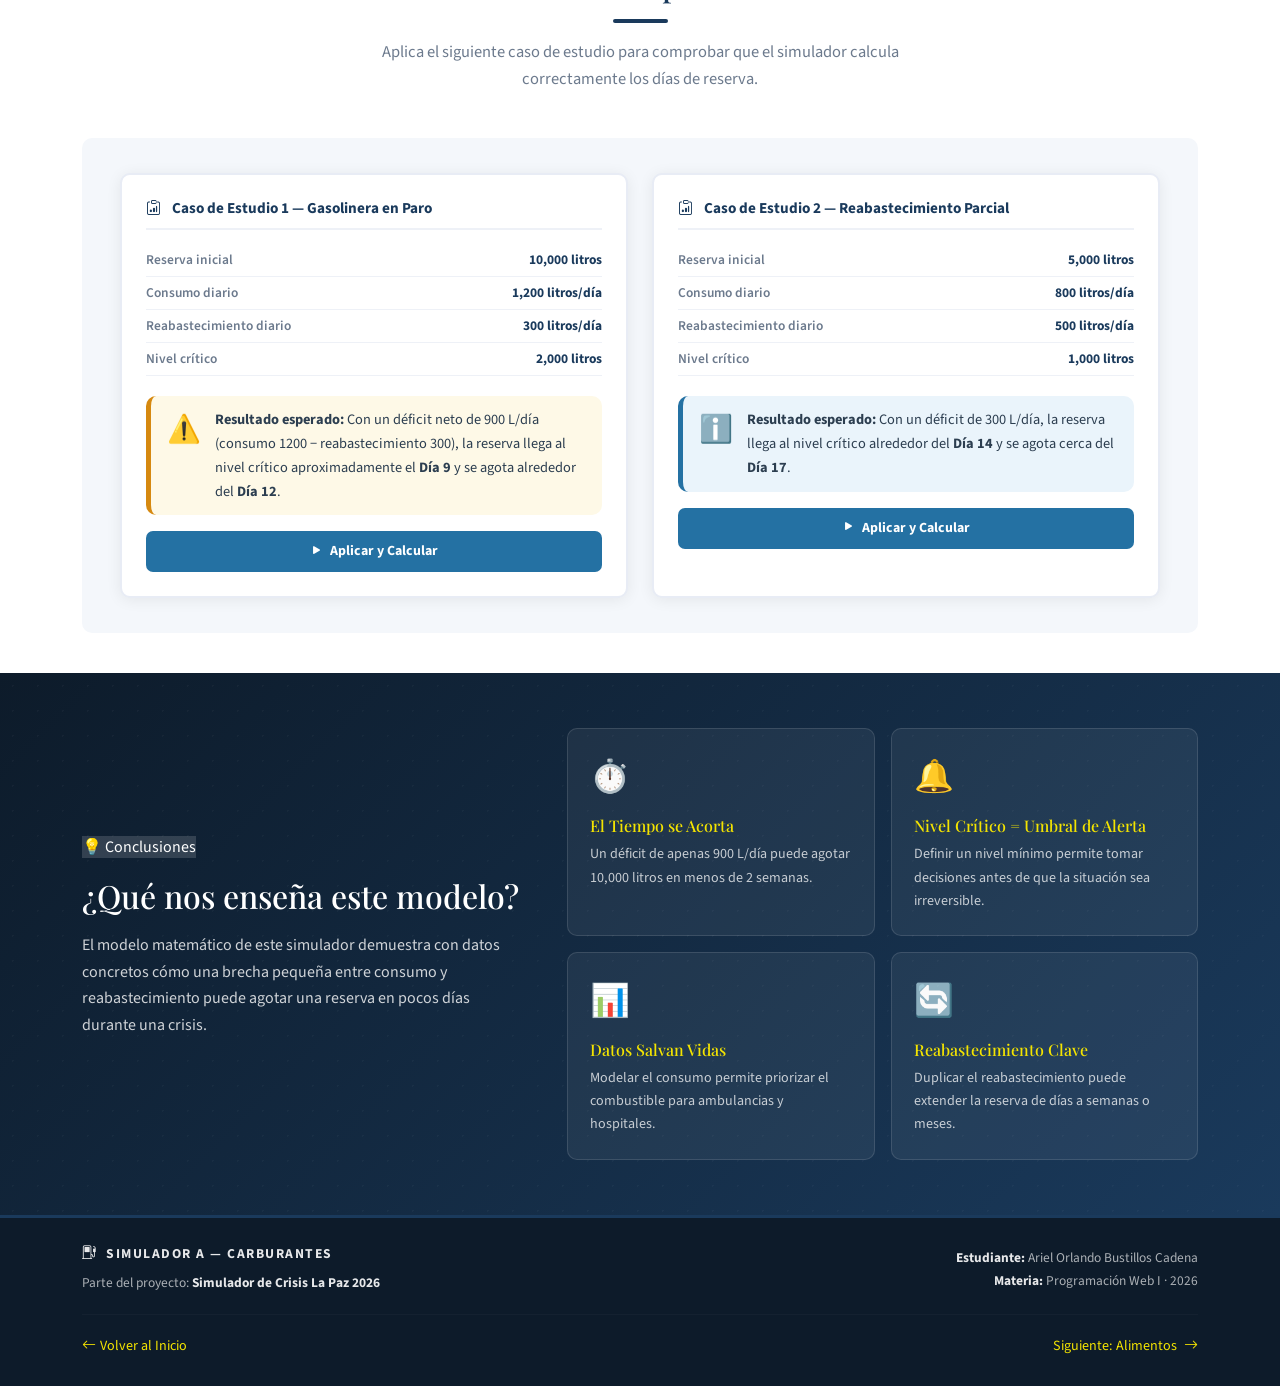
<file: carburantes.html>
<!DOCTYPE html>
<html lang="es">
<head>
  <meta charset="UTF-8" />
  <meta name="viewport" content="width=device-width, initial-scale=1.0" />
  <title>Simulador de Carburantes | Crisis La Paz 2026</title>
  <meta name="description" content="Simula cuántos días durará la reserva de una estación de servicio durante la crisis de La Paz 2026." />

  <!-- Google Fonts -->
  <link href="https://fonts.googleapis.com/css2?family=Playfair+Display:wght@400;600;700&family=Source+Sans+3:ital,wght@0,300;0,400;0,600;0,700;1,400&display=swap" rel="stylesheet" />
  <!-- Bootstrap 5.3 -->
  <link href="https://cdn.jsdelivr.net/npm/bootstrap@5.3.3/dist/css/bootstrap.min.css" rel="stylesheet" />
  <!-- Bootstrap Icons -->
  <link href="https://cdn.jsdelivr.net/npm/bootstrap-icons@1.11.3/font/bootstrap-icons.min.css" rel="stylesheet" />
  <!-- CSS personalizado -->
  <link rel="stylesheet" href="styles/estilos.css" />
</head>
<body>

  <div class="flag-stripe"></div>
  <header>
    <nav class="navbar navbar-expand-lg navbar-crisis">
      <div class="container">
        <a class="navbar-brand" href="index.html">
          <i class="bi bi-graph-up-arrow me-2"></i>Crisis <span>La Paz</span> 2026
        </a>
        <button class="navbar-toggler" type="button"
          data-bs-toggle="collapse" data-bs-target="#navCarb"
          aria-controls="navCarb" aria-expanded="false" aria-label="Menú">
          <span class="navbar-toggler-icon"></span>
        </button>
        <div class="collapse navbar-collapse" id="navCarb">
          <ul class="navbar-nav ms-auto gap-1">
            <li class="nav-item"><a class="nav-link" href="index.html"><i class="bi bi-house me-1"></i>Inicio</a></li>
            <li class="nav-item"><a class="nav-link activo" href="carburantes.html"><i class="bi bi-fuel-pump me-1"></i>Carburantes</a></li>
            <li class="nav-item"><a class="nav-link" href="alimentos.html"><i class="bi bi-basket me-1"></i>Alimentos</a></li>
            <li class="nav-item"><a class="nav-link" href="panico.html"><i class="bi bi-people me-1"></i>Pánico</a></li>
          </ul>
        </div>
      </div>
    </nav>
  </header>

  <div class="breadcrumb-barra">
    <div class="container">
      <nav aria-label="breadcrumb">
        <ol class="breadcrumb">
          <li class="breadcrumb-item"><a href="index.html">Inicio</a></li>
          <li class="breadcrumb-item active">Simulador A: Carburantes</li>
        </ol>
      </nav>
    </div>
  </div>

  <main>

    <section class="hero-pagina">
      <div class="container">
        <div class="row align-items-center g-4">
          <div class="col-lg-7">
            <div class="d-flex align-items-center gap-3 mb-3">
              <div class="escenario-letra" style="background:rgba(192,57,43,0.85); color:white;">A</div>
              <div class="badge-alerta">⛽ Escenario de Crisis</div>
            </div>
            <h1>Simulador de Abastecimiento de Carburantes</h1>
            <p class="subtitulo-pagina mt-2">
              Calcula día a día cuánto combustible queda en una estación de servicio,
              cuándo llegará al nivel crítico y cuándo se agotará completamente.
            </p>
          </div>
          <div class="col-lg-5">
           <img src="img/gasolina1.jpg" alt="Tanques de combustible en una estación de servicio con filas de vehículos" class="img-fluid rounded-3" />
            </div>
          </div>
        </div>
      </div>
    </section>

    <section id="contexto" class="seccion-py-sm bg-blanco">
      <div class="container">
        <div class="row g-4 align-items-start">
          <div class="col-lg-8">
            <h3 class="mb-3">
              <i class="bi bi-journal-text me-2" style="color:var(--color-peligro);"></i>
              Situación del Escenario
            </h3>
            <p>
              En el contexto del paro indefinido en La Paz, las estaciones de servicio
              enfrentan una situación crítica: reciben menos carburante del que necesitan
              distribuir cada día. Esto ha generado filas de varias horas y un mercado
              negro donde el combustible se vende a precios exorbitantes.
            </p>
            <p>
              Este simulador permite modelar matemáticamente cuánto tiempo durará una
              reserva de carburante según el consumo diario y el nivel de reabastecimiento.
              El modelo aplica la siguiente fórmula básica:
            </p>
            <div class="p-3 mb-3" style="background:#f4f7fb; border-left:4px solid var(--color-primario); border-radius:0 8px 8px 0;">
              <code style="font-size:1rem; color:var(--color-primario);">
                Reserva(día N) = Reserva(día N-1) + Reabastecimiento − Consumo
              </code>
            </div>
            <ul class="list-unstyled">
              <li class="mb-2"><span class="badge-estado badge-critico me-2">🔴 Crítico</span> Reserva ≤ Nivel crítico definido</li>
              <li class="mb-2"><span class="badge-estado badge-advertencia me-2">🟡 Advertencia</span> Reserva cercana al nivel crítico</li>
              <li><span class="badge-estado badge-normal me-2">🟢 Normal</span> Reserva por encima del nivel crítico</li>
            </ul>
          </div>
          <div class="col-lg-4">
            <img src="./img/gasolina2.jpg"
            </div>
          </div>
        </div>
      </div>
    </section>

    <section id="simulador" class="seccion-py-sm bg-claro">
      <div class="container">
        <h3 class="mb-4">
          <i class="bi bi-calculator me-2" style="color:var(--color-primario);"></i>
          Simulador
        </h3>

        <!-- Contenedor de alertas de validación -->
        <div id="alerta-container" class="mb-3"></div>

        <div class="caja-simulador">
          <form id="formulario-carburante" onsubmit="return false;" novalidate>
            <div class="row g-3">

              <div class="col-md-6">
                <label class="form-label" for="reservaInicial">
                  <i class="bi bi-droplet-fill me-1"></i>
                  Reserva inicial de carburante (litros)
                </label>
                <input
                  type="number" class="form-control" id="reservaInicial"
                  min="0" step="0.1" placeholder="Ej: 10000"
                  aria-describedby="ayudaReserva" />
                <div class="invalid-feedback">Ingresa un número positivo válido.</div>
                <div id="ayudaReserva" class="form-text">Cantidad total de litros disponibles al inicio.</div>
              </div>

              <div class="col-md-6">
                <label class="form-label" for="consumoDiario">
                  <i class="bi bi-arrow-down-circle me-1"></i>
                  Consumo diario estimado (litros/día)
                </label>
                <input
                  type="number" class="form-control" id="consumoDiario"
                  min="0" step="0.1" placeholder="Ej: 1200"
                  aria-describedby="ayudaConsumo" />
                <div class="invalid-feedback">Ingresa un número positivo válido.</div>
                <div id="ayudaConsumo" class="form-text">Litros que se despachan por día.</div>
              </div>

              <div class="col-md-6">
                <label class="form-label" for="reabastecimiento">
                  <i class="bi bi-arrow-up-circle me-1"></i>
                  Reabastecimiento diario (litros/día)
                </label>
                <input
                  type="number" class="form-control" id="reabastecimiento"
                  min="0" step="0.1" placeholder="Ej: 300"
                  aria-describedby="ayudaReabas" />
                <div class="invalid-feedback">Ingresa un número válido (puede ser 0).</div>
                <div id="ayudaReabas" class="form-text">Litros que llegan por día de reposición.</div>
              </div>

              <div class="col-md-6">
                <label class="form-label" for="nivelCritico">
                  <i class="bi bi-exclamation-triangle me-1"></i>
                  Nivel crítico de reserva (litros)
                </label>
                <input
                  type="number" class="form-control" id="nivelCritico"
                  min="0" step="0.1" placeholder="Ej: 2000"
                  aria-describedby="ayudaCritico" />
                <div class="invalid-feedback">Ingresa un número positivo válido.</div>
                <div id="ayudaCritico" class="form-text">Cantidad mínima antes de declarar alerta.</div>
              </div>

            </div><!-- end row -->

            <div class="mt-4 d-flex gap-3 flex-wrap">
              <button class="btn btn-calcular" onclick="calcularCarburante()">
                <i class="bi bi-calculator me-2"></i>Calcular Reserva
              </button>
              <button class="btn btn-limpiar" onclick="limpiarFormularioCarb()">
                <i class="bi bi-trash me-2"></i>Limpiar
              </button>
            </div>
          </form>
        </div><!-- end caja-simulador -->

        <div id="resultados" class="caja-resultados">
          <h4 class="mb-4">
            <i class="bi bi-bar-chart-line me-2" style="color:var(--color-primario);"></i>
            Resultados del Cálculo
          </h4>
          <div id="contenido-resultados">
            <!-- Contenido generado por JavaScript -->
          </div>
        </div>

      </div>
    </section>

    <section id="casos-estudio" class="seccion-py-sm bg-blanco">
      <div class="container">
        <div class="encabezado-seccion">
          <span class="etiqueta-seccion">🧪 Casos de Estudio</span>
          <h2>Datos de Prueba para Verificar</h2>
          <div class="divider primario"></div>
          <p class="mt-3">
            Aplica el siguiente caso de estudio para comprobar que el simulador
            calcula correctamente los días de reserva.
          </p>
        </div>

        <div class="seccion-casos">
          <div class="row g-4">
            <!-- Caso 1 -->
            <div class="col-md-6">
              <div class="tarjeta-caso">
                <h6>
                  <i class="bi bi-clipboard-data me-2"></i>
                  Caso de Estudio 1 — Gasolinera en Paro
                </h6>
                <table class="tabla-caso">
                  <tr>
                    <td>Reserva inicial</td>
                    <td>10,000 litros</td>
                  </tr>
                  <tr>
                    <td>Consumo diario</td>
                    <td>1,200 litros/día</td>
                  </tr>
                  <tr>
                    <td>Reabastecimiento diario</td>
                    <td>300 litros/día</td>
                  </tr>
                  <tr>
                    <td>Nivel crítico</td>
                    <td>2,000 litros</td>
                  </tr>
                </table>
                <div class="alerta-resultado advertencia mb-3" style="padding:12px 16px; font-size:0.85rem;">
                  <div class="icono-alerta">⚠️</div>
                  <div class="texto-alerta">
                    <p>
                      <strong>Resultado esperado:</strong> Con un déficit neto de 900 L/día
                      (consumo 1200 − reabastecimiento 300), la reserva llega al nivel
                      crítico aproximadamente el <strong>Día 9</strong> y se agota
                      alrededor del <strong>Día 12</strong>.
                    </p>
                  </div>
                </div>
                <button class="btn-caso" onclick="aplicarCasoCarb1()">
                  <i class="bi bi-play-fill"></i> Aplicar y Calcular
                </button>
              </div>
            </div>

            <!-- Caso 2 (escenario optimista) -->
            <div class="col-md-6">
              <div class="tarjeta-caso">
                <h6>
                  <i class="bi bi-clipboard-data me-2"></i>
                  Caso de Estudio 2 — Reabastecimiento Parcial
                </h6>
                <table class="tabla-caso">
                  <tr>
                    <td>Reserva inicial</td>
                    <td>5,000 litros</td>
                  </tr>
                  <tr>
                    <td>Consumo diario</td>
                    <td>800 litros/día</td>
                  </tr>
                  <tr>
                    <td>Reabastecimiento diario</td>
                    <td>500 litros/día</td>
                  </tr>
                  <tr>
                    <td>Nivel crítico</td>
                    <td>1,000 litros</td>
                  </tr>
                </table>
                <div class="alerta-resultado info mb-3" style="padding:12px 16px; font-size:0.85rem;">
                  <div class="icono-alerta">ℹ️</div>
                  <div class="texto-alerta">
                    <p>
                      <strong>Resultado esperado:</strong> Con un déficit de 300 L/día,
                      la reserva llega al nivel crítico alrededor del <strong>Día 14</strong>
                      y se agota cerca del <strong>Día 17</strong>.
                    </p>
                  </div>
                </div>
                <button class="btn-caso" onclick="aplicarCasoCarb2()">
                  <i class="bi bi-play-fill"></i> Aplicar y Calcular
                </button>
              </div>
            </div>
          </div>
        </div>
      </div>
    </section>

    <section id="conclusiones" class="seccion-conclusiones">
      <div class="container">
        <div class="row g-5 align-items-center">
          <div class="col-lg-5">
            <span class="etiqueta-seccion" style="background:rgba(255,255,255,0.15); color:white;">
              💡 Conclusiones
            </span>
            <h2 class="mt-3 mb-3">¿Qué nos enseña este modelo?</h2>
            <p>
              El modelo matemático de este simulador demuestra con datos concretos
              cómo una brecha pequeña entre consumo y reabastecimiento puede agotar
              una reserva en pocos días durante una crisis.
            </p>
          </div>
          <div class="col-lg-7">
            <div class="row g-3">
              <div class="col-sm-6">
                <div class="item-conclusion">
                  <div class="icono-conclusion">⏱️</div>
                  <h6>El Tiempo se Acorta</h6>
                  <p>Un déficit de apenas 900 L/día puede agotar 10,000 litros en menos de 2 semanas.</p>
                </div>
              </div>
              <div class="col-sm-6">
                <div class="item-conclusion">
                  <div class="icono-conclusion">🔔</div>
                  <h6>Nivel Crítico = Umbral de Alerta</h6>
                  <p>Definir un nivel mínimo permite tomar decisiones antes de que la situación sea irreversible.</p>
                </div>
              </div>
              <div class="col-sm-6">
                <div class="item-conclusion">
                  <div class="icono-conclusion">📊</div>
                  <h6>Datos Salvan Vidas</h6>
                  <p>Modelar el consumo permite priorizar el combustible para ambulancias y hospitales.</p>
                </div>
              </div>
              <div class="col-sm-6">
                <div class="item-conclusion">
                  <div class="icono-conclusion">🔄</div>
                  <h6>Reabastecimiento Clave</h6>
                  <p>Duplicar el reabastecimiento puede extender la reserva de días a semanas o meses.</p>
                </div>
              </div>
            </div>
          </div>
        </div>
      </div>
    </section>

  </main>

  <footer class="pie-pagina">
    <div class="container">
      <div class="row g-3 align-items-center">
        <div class="col-md-6">
          <h6><i class="bi bi-fuel-pump me-1"></i> Simulador A — Carburantes</h6>
          <p style="margin:0; font-size:0.84rem;">
            Parte del proyecto: <strong style="color:rgba(255,255,255,0.9);">Simulador de Crisis La Paz 2026</strong>
          </p>
        </div>
        <div class="col-md-6 text-md-end">
          <p style="margin:0; font-size:0.84rem; line-height:1.7;">
            <strong style="color:rgba(255,255,255,0.9);">Estudiante:</strong> Ariel Orlando Bustillos Cadena<br>
            <strong style="color:rgba(255,255,255,0.9);">Materia:</strong> Programación Web I · 2026
          </p>
        </div>
      </div>
      <hr class="separador-footer" />
      <div class="d-flex justify-content-between align-items-center flex-wrap gap-2">
        <a href="index.html"><i class="bi bi-arrow-left me-1"></i>Volver al Inicio</a>
        <a href="alimentos.html">Siguiente: Alimentos <i class="bi bi-arrow-right ms-1"></i></a>
      </div>
    </div>
  </footer>

  <!-- Bootstrap JS -->
  <script src="https://cdn.jsdelivr.net/npm/bootstrap@5.3.3/dist/js/bootstrap.bundle.min.js"></script>
  <!-- JS de Carburantes (externo) -->
  <script src="js/carburantes.js"></script>
</body>
</html>
</file>
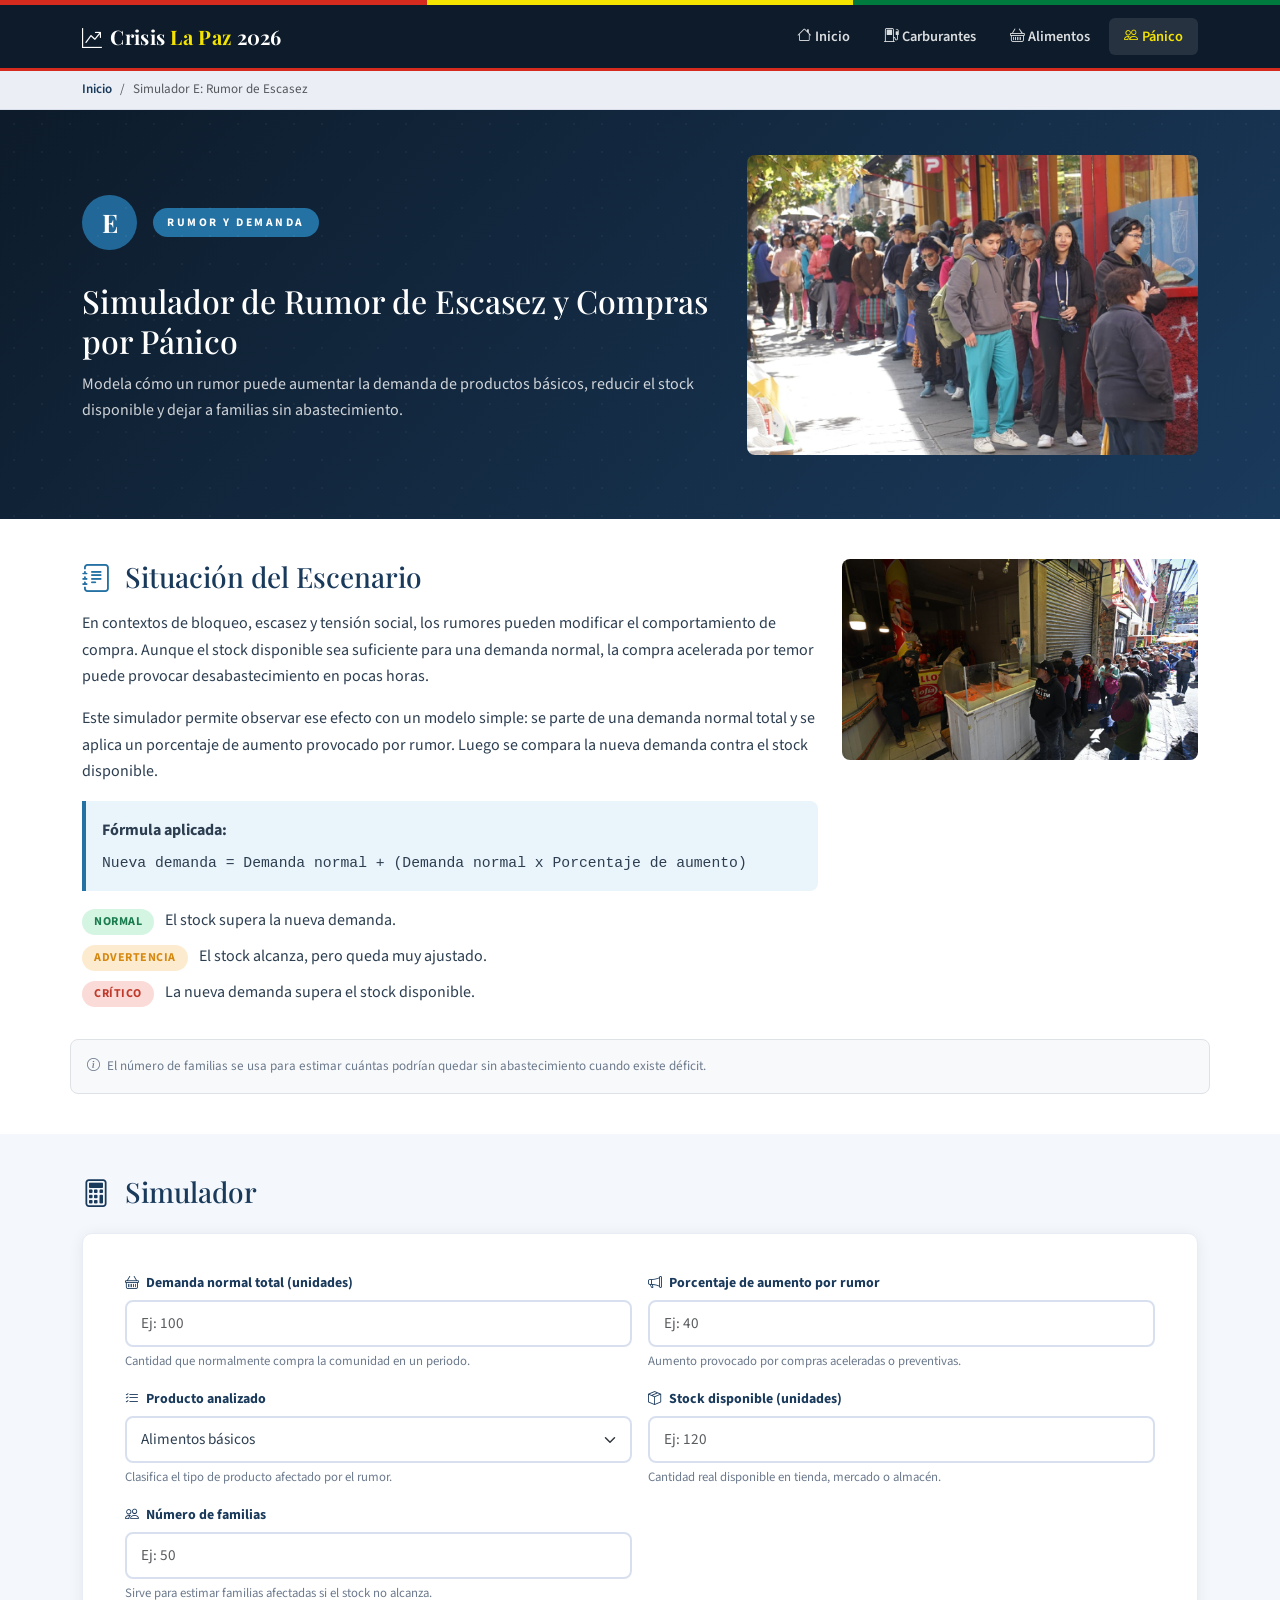
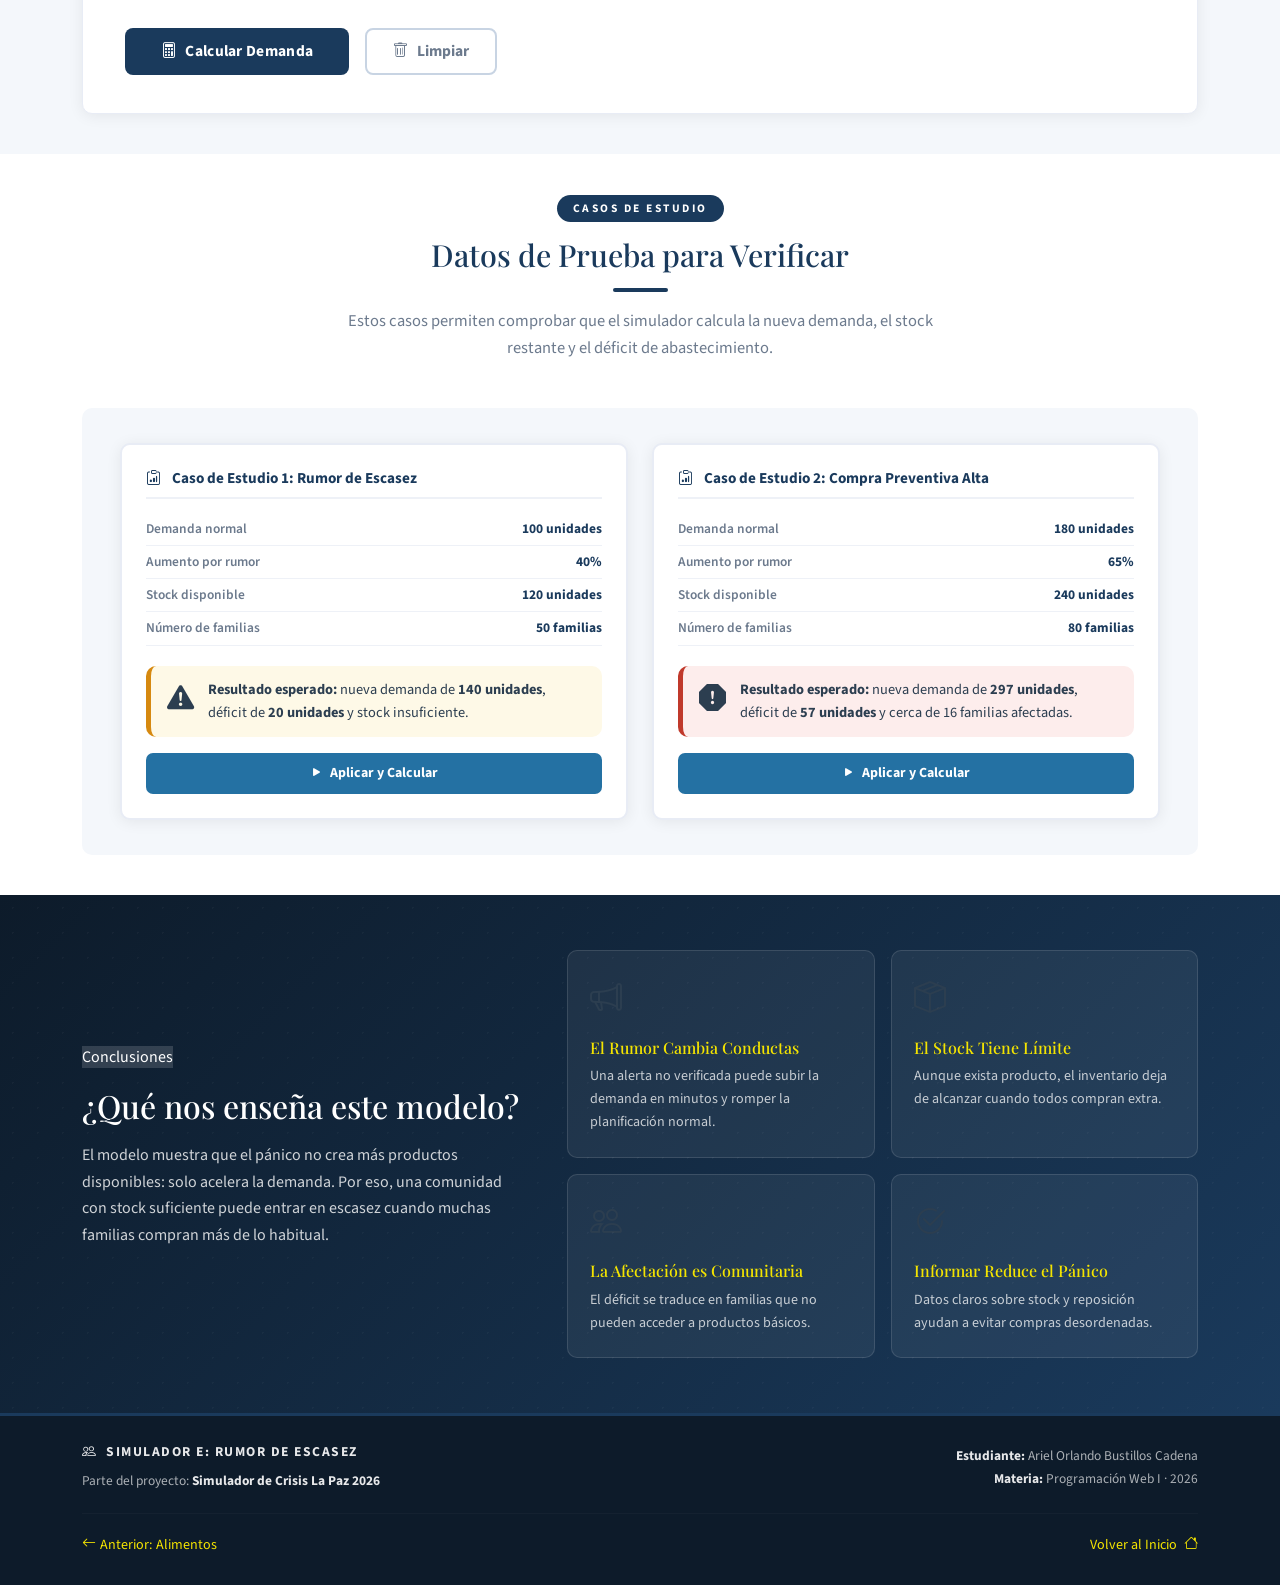
<file: panico.html>
<!DOCTYPE html>
<html lang="es">
<head>
  <meta charset="UTF-8" />
  <meta name="viewport" content="width=device-width, initial-scale=1.0" />
  <title>Simulador de Rumor de Escasez | Crisis La Paz 2026</title>
  <meta name="description" content="Simula cómo un rumor de escasez puede aumentar la demanda y afectar el stock disponible durante una crisis de abastecimiento." />

  <link href="https://fonts.googleapis.com/css2?family=Playfair+Display:wght@400;600;700&family=Source+Sans+3:ital,wght@0,300;0,400;0,600;0,700;1,400&display=swap" rel="stylesheet" />
  <link href="https://cdn.jsdelivr.net/npm/bootstrap@5.3.3/dist/css/bootstrap.min.css" rel="stylesheet" />
  <link href="https://cdn.jsdelivr.net/npm/bootstrap-icons@1.11.3/font/bootstrap-icons.min.css" rel="stylesheet" />
  <link rel="stylesheet" href="styles/estilos.css" />
</head>
<body>

  <div class="flag-stripe"></div>
  <header>
    <nav class="navbar navbar-expand-lg navbar-crisis">
      <div class="container">
        <a class="navbar-brand" href="index.html">
          <i class="bi bi-graph-up-arrow me-2"></i>Crisis <span>La Paz</span> 2026
        </a>
        <button class="navbar-toggler" type="button"
          data-bs-toggle="collapse" data-bs-target="#navPanico"
          aria-controls="navPanico" aria-expanded="false" aria-label="Menú">
          <span class="navbar-toggler-icon"></span>
        </button>
        <div class="collapse navbar-collapse" id="navPanico">
          <ul class="navbar-nav ms-auto gap-1">
            <li class="nav-item"><a class="nav-link" href="index.html"><i class="bi bi-house me-1"></i>Inicio</a></li>
            <li class="nav-item"><a class="nav-link" href="carburantes.html"><i class="bi bi-fuel-pump me-1"></i>Carburantes</a></li>
            <li class="nav-item"><a class="nav-link" href="alimentos.html"><i class="bi bi-basket me-1"></i>Alimentos</a></li>
            <li class="nav-item"><a class="nav-link activo" href="panico.html"><i class="bi bi-people me-1"></i>Pánico</a></li>
          </ul>
        </div>
      </div>
    </nav>
  </header>

  <div class="breadcrumb-barra">
    <div class="container">
      <nav aria-label="breadcrumb">
        <ol class="breadcrumb">
          <li class="breadcrumb-item"><a href="index.html">Inicio</a></li>
          <li class="breadcrumb-item active">Simulador E: Rumor de Escasez</li>
        </ol>
      </nav>
    </div>
  </div>
  <main>
    <section class="hero-pagina">
      <div class="container">
        <div class="row align-items-center g-4">
          <div class="col-lg-7">
            <div class="d-flex align-items-center gap-3 mb-3">
              <div class="escenario-letra" style="background:rgba(36,113,163,0.9); color:white;">E</div>
              <div class="badge-alerta" style="background:var(--color-info);">Rumor y demanda</div>
            </div>
            <h1>Simulador de Rumor de Escasez y Compras por Pánico</h1>
            <p class="subtitulo-pagina mt-2">
              Modela cómo un rumor puede aumentar la demanda de productos básicos,
              reducir el stock disponible y dejar a familias sin abastecimiento.
            </p>
          </div>
          <div class="col-lg-5">
            <img src="img/escasez2.jpg" alt="Personas comprando en masa en un supermercado, con estantes vacíos" class="img-fluid rounded-3 mb-4" />
          
              
            </div>
          </div>
        </div>
      </div>
    </section>

    <section id="contexto" class="seccion-py-sm bg-blanco">
      <div class="container">
        <div class="row g-4 align-items-start">
          <div class="col-lg-8">
            <h3 class="mb-3">
              <i class="bi bi-journal-text me-2" style="color:var(--color-info);"></i>
              Situación del Escenario
            </h3>
            <p>
              En contextos de bloqueo, escasez y tensión social, los rumores pueden
              modificar el comportamiento de compra. Aunque el stock disponible sea
              suficiente para una demanda normal, la compra acelerada por temor puede
              provocar desabastecimiento en pocas horas.
            </p>
            <p>
              Este simulador permite observar ese efecto con un modelo simple: se parte
              de una demanda normal total y se aplica un porcentaje de aumento provocado
              por rumor. Luego se compara la nueva demanda contra el stock disponible.
            </p>
            <div class="p-3 mb-3" style="background:#eaf4fb; border-left:4px solid var(--color-info); border-radius:0 8px 8px 0;">
              <strong>Fórmula aplicada:</strong>
              <div class="mt-2" style="font-family:monospace; font-size:0.92rem;">
                Nueva demanda = Demanda normal + (Demanda normal x Porcentaje de aumento)
              </div>
            </div>
            <ul class="list-unstyled">
              <li class="mb-2"><span class="badge-estado badge-normal me-2">Normal</span> El stock supera la nueva demanda.</li>
              <li class="mb-2"><span class="badge-estado badge-advertencia me-2">Advertencia</span> El stock alcanza, pero queda muy ajustado.</li>
              <li><span class="badge-estado badge-critico me-2">Crítico</span> La nueva demanda supera el stock disponible.</li>
            </ul>
          </div>
          <div class="col-lg-4">
            <img src="img/escasez1.jpg" alt="LArgas filas por el pollo por preocupacion" class="img-fluid rounded-3 mb-4" />
           
            </div>
            <div class="mt-3 p-3 bg-light border rounded-3">
              <p style="font-size:0.82rem; margin:0; color:var(--color-muted);">
                <i class="bi bi-info-circle me-1"></i>
                El número de familias se usa para estimar cuántas podrían quedar sin abastecimiento cuando existe déficit.
              </p>
            </div>
          </div>
        </div>
      </div>
    </section>

    <section id="simulador" class="seccion-py-sm bg-claro">
      <div class="container">
        <h3 class="mb-4">
          <i class="bi bi-calculator me-2" style="color:var(--color-primario);"></i>
          Simulador
        </h3>

        <div id="alerta-panico-container" class="mb-3"></div>

        <div class="caja-simulador">
          <form id="formulario-panico" onsubmit="return false;" novalidate>
            <div class="row g-3">
              <div class="col-md-6">
                <label class="form-label" for="demandaNormal">
                  <i class="bi bi-basket me-1"></i>
                  Demanda normal total (unidades)
                </label>
                <input type="number" class="form-control" id="demandaNormal" min="0" step="0.1" placeholder="Ej: 100" />
                <div class="invalid-feedback">Ingresa una demanda mayor a 0.</div>
                <div class="form-text">Cantidad que normalmente compra la comunidad en un periodo.</div>
              </div>

              <div class="col-md-6">
                <label class="form-label" for="aumentoRumor">
                  <i class="bi bi-megaphone me-1"></i>
                  Porcentaje de aumento por rumor
                </label>
                <input type="number" class="form-control" id="aumentoRumor" min="0" step="0.1" placeholder="Ej: 40" />
                <div class="invalid-feedback">Ingresa un porcentaje igual o mayor a 0.</div>
                <div class="form-text">Aumento provocado por compras aceleradas o preventivas.</div>
              </div>

              <div class="col-md-6">
                <label class="form-label" for="productoAnalizado">
                  <i class="bi bi-list-check me-1"></i>
                  Producto analizado
                </label>
                <select class="form-select" id="productoAnalizado">
                  <option value="alimentos">Alimentos básicos</option>
                  <option value="aceite">Aceite</option>
                  <option value="arroz">Arroz</option>
                  <option value="medicamentos">Medicamentos</option>
                  <option value="combustible">Combustible doméstico</option>
                </select>
                <div class="form-text">Clasifica el tipo de producto afectado por el rumor.</div>
              </div>

              <div class="col-md-6">
                <label class="form-label" for="stockDisponible">
                  <i class="bi bi-box-seam me-1"></i>
                  Stock disponible (unidades)
                </label>
                <input type="number" class="form-control" id="stockDisponible" min="0" step="0.1" placeholder="Ej: 120" />
                <div class="invalid-feedback">Ingresa un stock válido.</div>
                <div class="form-text">Cantidad real disponible en tienda, mercado o almacén.</div>
              </div>

              <div class="col-md-6">
                <label class="form-label" for="numeroFamilias">
                  <i class="bi bi-people me-1"></i>
                  Número de familias
                </label>
                <input type="number" class="form-control" id="numeroFamilias" min="1" step="1" placeholder="Ej: 50" />
                <div class="invalid-feedback">Ingresa al menos 1 familia.</div>
                <div class="form-text">Sirve para estimar familias afectadas si el stock no alcanza.</div>
              </div>
            </div>

            <div class="mt-4 d-flex gap-3 flex-wrap">
              <button class="btn btn-calcular" onclick="calcularPanico()">
                <i class="bi bi-calculator me-2"></i>Calcular Demanda
              </button>
              <button class="btn btn-limpiar" onclick="limpiarFormularioPanico()">
                <i class="bi bi-trash me-2"></i>Limpiar
              </button>
            </div>
          </form>
        </div>

        <div id="resultados-panico" class="caja-resultados">
          <h4 class="mb-4">
            <i class="bi bi-bar-chart-line me-2" style="color:var(--color-primario);"></i>
            Resultados del Cálculo
          </h4>
          <div id="contenido-resultados-panico"></div>
        </div>
      </div>
    </section>

    <section id="casos-estudio" class="seccion-py-sm bg-blanco">
      <div class="container">
        <div class="encabezado-seccion">
          <span class="etiqueta-seccion">Casos de Estudio</span>
          <h2>Datos de Prueba para Verificar</h2>
          <div class="divider primario"></div>
          <p class="mt-3">
            Estos casos permiten comprobar que el simulador calcula la nueva demanda,
            el stock restante y el déficit de abastecimiento.
          </p>
        </div>

        <div class="seccion-casos">
          <div class="row g-4">
            <div class="col-md-6">
              <article class="tarjeta-caso">
                <h6>
                  <i class="bi bi-clipboard-data me-2"></i>
                  Caso de Estudio 1: Rumor de Escasez
                </h6>
                <table class="tabla-caso">
                  <tr><td>Demanda normal</td><td>100 unidades</td></tr>
                  <tr><td>Aumento por rumor</td><td>40%</td></tr>
                  <tr><td>Stock disponible</td><td>120 unidades</td></tr>
                  <tr><td>Número de familias</td><td>50 familias</td></tr>
                </table>
                <div class="alerta-resultado advertencia mb-3" style="padding:12px 16px; font-size:0.85rem;">
                  <div class="icono-alerta"><i class="bi bi-exclamation-triangle-fill"></i></div>
                  <div class="texto-alerta">
                    <p>
                      <strong>Resultado esperado:</strong> nueva demanda de <strong>140 unidades</strong>,
                      déficit de <strong>20 unidades</strong> y stock insuficiente.
                    </p>
                  </div>
                </div>
                <button class="btn-caso" onclick="aplicarCasoPanico1()">
                  <i class="bi bi-play-fill"></i> Aplicar y Calcular
                </button>
              </article>
            </div>

            <div class="col-md-6">
              <article class="tarjeta-caso">
                <h6>
                  <i class="bi bi-clipboard-data me-2"></i>
                  Caso de Estudio 2: Compra Preventiva Alta
                </h6>
                <table class="tabla-caso">
                  <tr><td>Demanda normal</td><td>180 unidades</td></tr>
                  <tr><td>Aumento por rumor</td><td>65%</td></tr>
                  <tr><td>Stock disponible</td><td>240 unidades</td></tr>
                  <tr><td>Número de familias</td><td>80 familias</td></tr>
                </table>
                <div class="alerta-resultado critico mb-3" style="padding:12px 16px; font-size:0.85rem;">
                  <div class="icono-alerta"><i class="bi bi-exclamation-octagon-fill"></i></div>
                  <div class="texto-alerta">
                    <p>
                      <strong>Resultado esperado:</strong> nueva demanda de <strong>297 unidades</strong>,
                      déficit de <strong>57 unidades</strong> y cerca de 16 familias afectadas.
                    </p>
                  </div>
                </div>
                <button class="btn-caso" onclick="aplicarCasoPanico2()">
                  <i class="bi bi-play-fill"></i> Aplicar y Calcular
                </button>
              </article>
            </div>
          </div>
        </div>
      </div>
    </section>

    <section id="conclusiones" class="seccion-conclusiones">
      <div class="container">
        <div class="row g-5 align-items-center">
          <div class="col-lg-5">
            <span class="etiqueta-seccion" style="background:rgba(255,255,255,0.15); color:white;">
              Conclusiones
            </span>
            <h2 class="mt-3 mb-3">¿Qué nos enseña este modelo?</h2>
            <p>
              El modelo muestra que el pánico no crea más productos disponibles:
              solo acelera la demanda. Por eso, una comunidad con stock suficiente
              puede entrar en escasez cuando muchas familias compran más de lo habitual.
            </p>
          </div>
          <div class="col-lg-7">
            <div class="row g-3">
              <div class="col-sm-6">
                <div class="item-conclusion">
                  <div class="icono-conclusion"><i class="bi bi-megaphone"></i></div>
                  <h6>El Rumor Cambia Conductas</h6>
                  <p>Una alerta no verificada puede subir la demanda en minutos y romper la planificación normal.</p>
                </div>
              </div>
              <div class="col-sm-6">
                <div class="item-conclusion">
                  <div class="icono-conclusion"><i class="bi bi-box-seam"></i></div>
                  <h6>El Stock Tiene Límite</h6>
                  <p>Aunque exista producto, el inventario deja de alcanzar cuando todos compran extra.</p>
                </div>
              </div>
              <div class="col-sm-6">
                <div class="item-conclusion">
                  <div class="icono-conclusion"><i class="bi bi-people"></i></div>
                  <h6>La Afectación es Comunitaria</h6>
                  <p>El déficit se traduce en familias que no pueden acceder a productos básicos.</p>
                </div>
              </div>
              <div class="col-sm-6">
                <div class="item-conclusion">
                  <div class="icono-conclusion"><i class="bi bi-check2-circle"></i></div>
                  <h6>Informar Reduce el Pánico</h6>
                  <p>Datos claros sobre stock y reposición ayudan a evitar compras desordenadas.</p>
                </div>
              </div>
            </div>
          </div>
        </div>
      </div>
    </section>

  </main>
  <footer class="pie-pagina">
    <div class="container">
      <div class="row g-3 align-items-center">
        <div class="col-md-6">
          <h6><i class="bi bi-people me-1"></i> Simulador E: Rumor de Escasez</h6>
          <p style="margin:0; font-size:0.84rem;">
            Parte del proyecto: <strong style="color:rgba(255,255,255,0.9);">Simulador de Crisis La Paz 2026</strong>
          </p>
        </div>
        <div class="col-md-6 text-md-end">
          <p style="margin:0; font-size:0.84rem; line-height:1.7;">
            <strong style="color:rgba(255,255,255,0.9);">Estudiante:</strong> Ariel Orlando Bustillos Cadena<br>
            <strong style="color:rgba(255,255,255,0.9);">Materia:</strong> Programación Web I · 2026
          </p>
        </div>
      </div>
      <hr class="separador-footer" />
      <div class="d-flex justify-content-between align-items-center flex-wrap gap-2">
        <a href="alimentos.html"><i class="bi bi-arrow-left me-1"></i>Anterior: Alimentos</a>
        <a href="index.html">Volver al Inicio <i class="bi bi-house ms-1"></i></a>
      </div>
    </div>
  </footer>

  <script src="https://cdn.jsdelivr.net/npm/bootstrap@5.3.3/dist/js/bootstrap.bundle.min.js"></script>
  <script src="js/panico.js"></script>
</body>
</html>
</file>
<file: styles/estilos.css>
@import url('https://fonts.googleapis.com/css2?family=Playfair+Display:wght@400;600;700&family=Source+Sans+3:ital,wght@0,300;0,400;0,600;0,700;1,400&display=swap');

:root {
  /* Paleta principal */
  --color-primario:    #1a3a5c;   /* Azul oscuro — barras, nav */
  --color-peligro:     #c0392b;   /* Rojo — nivel crítico      */
  --color-advertencia: #d68910;   /* Ámbar — advertencia       */
  --color-normal:      #1a7c4f;   /* Verde — situación OK      */
  --color-info:        #2471a3;   /* Azul — información        */

  /* Colores de la bandera boliviana (acentos) */
  --bolivia-rojo:      #D52B1E;
  --bolivia-amarillo:  #F4E400;
  --bolivia-verde:     #007A3D;

  /* Fondos y neutros */
  --bg-oscuro:   #0d1b2a;
  --bg-claro:    #f4f7fb;
  --bg-blanco:   #ffffff;
  --color-texto: #2c3e50;
  --color-muted: #6c7a8d;

  /* Tipografía */
  --font-titulo: 'Playfair Display', Georgia, serif;
  --font-cuerpo: 'Source Sans 3', 'Segoe UI', sans-serif;

  /* Utilidades */
  --radio-borde: 10px;
  --sombra-suave: 0 2px 15px rgba(0, 0, 0, 0.07);
  --sombra-media: 0 6px 28px rgba(0, 0, 0, 0.13);
  --transicion:   all 0.3s ease;
}

*, *::before, *::after { box-sizing: border-box; margin: 0; padding: 0; }

body {
  font-family: var(--font-cuerpo);
  font-size: 16px;
  color: var(--color-texto);
  background-color: var(--bg-claro);
  line-height: 1.65;
  scroll-behavior: smooth;
}

h1, h2, h3, h4, h5 {
  font-family: var(--font-titulo);
  color: var(--color-primario);
  line-height: 1.25;
}

a { color: var(--color-info); transition: var(--transicion); }
a:hover { color: var(--color-primario); }
img { max-width: 100%; height: auto; display: block; }

.flag-stripe {
  height: 5px;
  background: linear-gradient(
    90deg,
    var(--bolivia-rojo)     0%   33.33%,
    var(--bolivia-amarillo) 33.33% 66.66%,
    var(--bolivia-verde)    66.66% 100%
  );
}

.navbar-crisis {
  background: var(--bg-oscuro) !important;
  border-bottom: 3px solid var(--bolivia-rojo);
  padding: 10px 0;
}

.navbar-crisis .navbar-brand {
  font-family: var(--font-titulo);
  font-size: 1.25rem;
  font-weight: 700;
  color: #ffffff !important;
  letter-spacing: 0.3px;
}

.navbar-crisis .navbar-brand span {
  color: var(--bolivia-amarillo);
}

.navbar-crisis .nav-link {
  color: rgba(255, 255, 255, 0.85) !important;
  font-size: 0.9rem;
  font-weight: 600;
  padding: 7px 15px !important;
  border-radius: 6px;
  transition: var(--transicion);
}

.navbar-crisis .nav-link:hover,
.navbar-crisis .nav-link.activo {
  color: var(--bolivia-amarillo) !important;
  background: rgba(255, 255, 255, 0.1);
}

.navbar-toggler { border-color: rgba(255,255,255,0.4); }
.navbar-toggler-icon {
  background-image: url("data:image/svg+xml,%3csvg xmlns='http://www.w3.org/2000/svg' viewBox='0 0 30 30'%3e%3cpath stroke='rgba%28255, 255, 255, 0.75%29' stroke-linecap='round' stroke-miterlimit='10' stroke-width='2' d='M4 7h22M4 15h22M4 23h22'/%3e%3c/svg%3e");
}

.breadcrumb-barra {
  background: #ebeff5;
  border-bottom: 1px solid #d9dfea;
  padding: 8px 0;
}

.breadcrumb-barra .breadcrumb {
  margin: 0;
  font-size: 0.82rem;
}

.breadcrumb-barra .breadcrumb-item a {
  color: var(--color-primario);
  text-decoration: none;
  font-weight: 600;
}

.hero-section {
  background: linear-gradient(135deg, var(--bg-oscuro) 0%, #1a3a5c 100%);
  color: white;
  padding: 70px 0 55px;
  position: relative;
  overflow: hidden;
}

/* Patrón de puntos decorativos */
.hero-section::before {
  content: '';
  position: absolute;
  inset: 0;
  background-image: radial-gradient(circle, rgba(255,255,255,0.04) 1px, transparent 1px);
  background-size: 28px 28px;
  pointer-events: none;
}

.badge-alerta {
  display: inline-block;
  background: var(--color-peligro);
  color: white;
  font-size: 0.72rem;
  font-weight: 700;
  letter-spacing: 2.5px;
  text-transform: uppercase;
  padding: 5px 14px;
  border-radius: 30px;
  margin-bottom: 14px;
  animation: pulso-rojo 2s ease-in-out infinite;
}

@keyframes pulso-rojo {
  0%, 100% { box-shadow: 0 0 0 0 rgba(192, 57, 43, 0.5); }
  50%       { box-shadow: 0 0 0 12px rgba(192, 57, 43, 0); }
}

.hero-title {
  font-family: var(--font-titulo);
  font-size: 2.7rem;
  font-weight: 700;
  color: #ffffff;
  margin-bottom: 18px;
}

.hero-subtitle {
  font-size: 1.1rem;
  color: rgba(255, 255, 255, 0.82);
  max-width: 620px;
}

/* Hero de páginas interiores (más compacto) */
.hero-pagina {
  background: linear-gradient(135deg, var(--bg-oscuro) 0%, #1a3a5c 100%);
  color: white;
  padding: 45px 0 40px;
  position: relative;
}

.hero-pagina::before {
  content: '';
  position: absolute;
  inset: 0;
  background-image: radial-gradient(circle, rgba(255,255,255,0.04) 1px, transparent 1px);
  background-size: 28px 28px;
  pointer-events: none;
}

.hero-pagina .escenario-letra {
  width: 55px;
  height: 55px;
  border-radius: 50%;
  display: flex;
  align-items: center;
  justify-content: center;
  font-size: 1.6rem;
  font-weight: 700;
  font-family: var(--font-titulo);
  margin-bottom: 15px;
  flex-shrink: 0;
}

.hero-pagina h1 {
  font-size: 2rem;
  color: white;
  margin-bottom: 10px;
}

.hero-pagina .subtitulo-pagina {
  font-size: 1rem;
  color: rgba(255, 255, 255, 0.8);
  max-width: 650px;
}


.img-placeholder {
  width: 100%;
  background: linear-gradient(135deg, #dce3ed 0%, #c8d3e3 100%);
  border: 2px dashed #99adc9;
  border-radius: var(--radio-borde);
  display: flex;
  flex-direction: column;
  align-items: center;
  justify-content: center;
  text-align: center;
  padding: 30px 20px;
  min-height: 220px;
  color: #5d7290;
  transition: var(--transicion);
}

.img-placeholder:hover { border-color: var(--color-primario); background: #d0d9e8; }

.img-placeholder .ph-icono { font-size: 2.8rem; margin-bottom: 10px; opacity: 0.45; }
.img-placeholder .ph-titulo {
  font-size: 0.9rem;
  font-weight: 700;
  color: #3d5470;
  margin-bottom: 5px;
}
.img-placeholder .ph-desc { font-size: 0.78rem; color: #6c7a8d; }

.imagen-destacada {
  margin: 0;
  border-radius: var(--radio-borde);
  overflow: hidden;
  box-shadow: var(--sombra-media);
  border: 1px solid rgba(255, 255, 255, 0.18);
  background: #0d1b2a;
}

.imagen-destacada img {
  width: 100%;
  aspect-ratio: 16 / 9;
  object-fit: cover;
}

.imagen-destacada figcaption {
  color: rgba(255, 255, 255, 0.78);
  font-size: 0.82rem;
  padding: 10px 14px;
  margin: 0;
}

.encabezado-seccion {
  text-align: center;
  margin-bottom: 45px;
}

.encabezado-seccion .etiqueta-seccion {
  display: inline-block;
  background: var(--color-primario);
  color: white;
  font-size: 0.72rem;
  font-weight: 700;
  letter-spacing: 2.5px;
  text-transform: uppercase;
  padding: 4px 16px;
  border-radius: 30px;
  margin-bottom: 14px;
}

.encabezado-seccion h2 { font-size: 1.9rem; margin-bottom: 14px; }

.encabezado-seccion p {
  font-size: 1.03rem;
  color: var(--color-muted);
  max-width: 600px;
  margin: 0 auto;
}

.card-escenario {
  border: none;
  border-radius: var(--radio-borde);
  box-shadow: var(--sombra-suave);
  transition: var(--transicion);
  overflow: hidden;
  height: 100%;
  text-decoration: none;
  display: block;
  color: inherit;
}

.card-escenario:hover {
  transform: translateY(-6px);
  box-shadow: var(--sombra-media);
  color: inherit;
  text-decoration: none;
}

.card-escenario .cabecera-card {
  padding: 22px 24px 18px;
}

.card-escenario .cabecera-card.fuel   { background: linear-gradient(135deg, #c0392b, #e74c3c); }
.card-escenario .cabecera-card.food   { background: linear-gradient(135deg, #d35400, #e67e22); }
.card-escenario .cabecera-card.panico { background: linear-gradient(135deg, #1a3a5c, #2980b9); }

.card-escenario .letra-escenario {
  width: 42px;
  height: 42px;
  background: rgba(255,255,255,0.22);
  color: white;
  border-radius: 50%;
  display: flex;
  align-items: center;
  justify-content: center;
  font-weight: 700;
  font-size: 1.1rem;
  font-family: var(--font-titulo);
  margin-bottom: 12px;
}

.card-escenario .cabecera-card h5 {
  color: white;
  font-size: 1.05rem;
  margin: 0;
}

.card-escenario .cuerpo-card { padding: 22px 24px; background: white; }
.card-escenario .cuerpo-card p { font-size: 0.9rem; color: var(--color-muted); margin-bottom: 15px; }

.card-escenario .btn-ver {
  display: inline-flex;
  align-items: center;
  gap: 6px;
  font-size: 0.88rem;
  font-weight: 700;
  color: var(--color-primario);
  text-decoration: none;
  transition: var(--transicion);
}

.card-escenario .btn-ver:hover { gap: 10px; }

.bloque-crisis {
  background: #fff8e1;
  border-left: 5px solid var(--color-advertencia);
  border-radius: 0 var(--radio-borde) var(--radio-borde) 0;
  padding: 22px 28px;
}

.bloque-crisis h5 { color: var(--color-advertencia); }

.punto-crisis {
  background: white;
  border-radius: var(--radio-borde);
  padding: 18px 22px;
  box-shadow: var(--sombra-suave);
  border-left: 4px solid var(--color-peligro);
  margin-bottom: 14px;
  transition: var(--transicion);
}

.punto-crisis:hover { transform: translateX(5px); }
.punto-crisis h6 { color: var(--color-peligro); font-weight: 700; margin-bottom: 5px; }
.punto-crisis p { font-size: 0.9rem; color: var(--color-muted); margin: 0; }

.caja-simulador {
  background: white;
  border-radius: var(--radio-borde);
  padding: 38px 42px;
  box-shadow: var(--sombra-suave);
  border: 1px solid #e8ecf5;
}

.form-label {
  font-weight: 700;
  font-size: 0.87rem;
  color: var(--color-primario);
  margin-bottom: 5px;
  display: block;
}

.form-control, .form-select {
  border: 2px solid #d8e0ef;
  border-radius: 8px;
  padding: 10px 14px;
  font-size: 0.95rem;
  font-family: var(--font-cuerpo);
  transition: var(--transicion);
  color: var(--color-texto);
}

.form-control:focus, .form-select:focus {
  border-color: var(--color-primario);
  box-shadow: 0 0 0 3px rgba(26, 58, 92, 0.15);
  outline: none;
}

.form-control.is-invalid { border-color: var(--color-peligro); }
.invalid-feedback { font-size: 0.8rem; color: var(--color-peligro); }

.form-text { font-size: 0.8rem; color: var(--color-muted); }

/* Botones principales */
.btn-calcular {
  background: var(--color-primario);
  color: white !important;
  border: none;
  border-radius: 8px;
  padding: 12px 36px;
  font-size: 0.97rem;
  font-weight: 700;
  cursor: pointer;
  transition: var(--transicion);
  letter-spacing: 0.3px;
}

.btn-calcular:hover {
  background: #0d2844;
  transform: translateY(-2px);
  box-shadow: 0 6px 18px rgba(26, 58, 92, 0.35);
}

.btn-limpiar {
  background: transparent;
  color: var(--color-muted) !important;
  border: 2px solid #c8d4e3;
  border-radius: 8px;
  padding: 10px 26px;
  font-size: 0.97rem;
  font-weight: 700;
  cursor: pointer;
  transition: var(--transicion);
}

.btn-limpiar:hover {
  background: #edf0f6;
  color: var(--color-texto) !important;
  border-color: #99adc9;
}

.caja-resultados {
  background: white;
  border-radius: var(--radio-borde);
  padding: 35px 40px;
  box-shadow: var(--sombra-suave);
  border: 1px solid #e8ecf5;
  margin-top: 28px;
  display: none;        /* oculto por defecto, JS lo muestra */
}

.caja-resultados.visible {
  display: block;
  animation: aparece 0.45s ease forwards;
}

@keyframes aparece {
  from { opacity: 0; transform: translateY(18px); }
  to   { opacity: 1; transform: translateY(0); }
}

/* Tarjetas métricas */
.tarjeta-metrica {
  border-radius: var(--radio-borde);
  padding: 22px 18px;
  text-align: center;
  margin-bottom: 18px;
  border: 2px solid transparent;
  transition: var(--transicion);
}

.tarjeta-metrica:hover { transform: translateY(-3px); }

.tarjeta-metrica.normal      { background: #eafaf1; border-color: var(--color-normal); }
.tarjeta-metrica.advertencia { background: #fef9e7; border-color: var(--color-advertencia); }
.tarjeta-metrica.critico     { background: #fdedec; border-color: var(--color-peligro); }
.tarjeta-metrica.info        { background: #eaf4fb; border-color: var(--color-info); }

.tarjeta-metrica .valor {
  font-family: var(--font-titulo);
  font-size: 2.1rem;
  font-weight: 700;
  line-height: 1;
  margin-bottom: 6px;
}

.tarjeta-metrica.normal      .valor { color: var(--color-normal); }
.tarjeta-metrica.advertencia .valor { color: var(--color-advertencia); }
.tarjeta-metrica.critico     .valor { color: var(--color-peligro); }
.tarjeta-metrica.info        .valor { color: var(--color-info); }

.tarjeta-metrica .etiqueta {
  font-size: 0.78rem;
  font-weight: 700;
  text-transform: uppercase;
  letter-spacing: 1px;
  color: var(--color-muted);
}

/* Alertas de resultado */
.alerta-resultado {
  border-radius: var(--radio-borde);
  padding: 18px 22px;
  margin: 20px 0;
  display: flex;
  align-items: flex-start;
  gap: 14px;
}

.alerta-resultado.normal      { background: #eafaf1; border-left: 5px solid var(--color-normal); }
.alerta-resultado.advertencia { background: #fef9e7; border-left: 5px solid var(--color-advertencia); }
.alerta-resultado.critico     { background: #fdedec; border-left: 5px solid var(--color-peligro); }
.alerta-resultado.info        { background: #eaf4fb; border-left: 5px solid var(--color-info); }

.alerta-resultado .icono-alerta { font-size: 1.7rem; flex-shrink: 0; }
.alerta-resultado .texto-alerta .titulo { font-weight: 700; font-size: 0.95rem; margin-bottom: 4px; }
.alerta-resultado .texto-alerta p { font-size: 0.9rem; color: var(--color-texto); margin: 0; }

.tabla-resultado {
  width: 100%;
  border-collapse: collapse;
  border-radius: var(--radio-borde);
  overflow: hidden;
  box-shadow: var(--sombra-suave);
}

.tabla-resultado thead th {
  background: var(--color-primario);
  color: white;
  padding: 13px 16px;
  font-size: 0.8rem;
  font-weight: 700;
  text-transform: uppercase;
  letter-spacing: 0.5px;
  white-space: nowrap;
}

.tabla-resultado tbody td {
  padding: 11px 16px;
  border-bottom: 1px solid #eef1f7;
  font-size: 0.88rem;
}

.tabla-resultado tbody tr:hover { background: #f4f7fb; }
.tabla-resultado tbody tr:last-child td { border-bottom: none; }

/* Clases de estado para filas */
.fila-normal      { background: #f0fbf6 !important; }
.fila-advertencia { background: #fef9e7 !important; }
.fila-critico     { background: #fdedec !important; }

/* Badges de estado */
.badge-estado {
  display: inline-block;
  padding: 3px 12px;
  border-radius: 20px;
  font-size: 0.75rem;
  font-weight: 700;
  text-transform: uppercase;
  letter-spacing: 0.5px;
}

.badge-normal      { background: #d5f5e3; color: #1a7c4f; }
.badge-advertencia { background: #fdebd0; color: #d68910; }
.badge-critico     { background: #fadbd8; color: #c0392b; }

.barra-contenedor {
  background: #eef1f7;
  border-radius: 8px;
  height: 34px;
  overflow: hidden;
  position: relative;
}

.barra-relleno {
  height: 100%;
  border-radius: 8px;
  display: flex;
  align-items: center;
  justify-content: flex-end;
  padding: 0 12px;
  font-size: 0.82rem;
  font-weight: 700;
  color: white;
  transition: width 0.9s cubic-bezier(0.4, 0, 0.2, 1);
  min-width: 40px;
}

.barra-normal  { background: linear-gradient(90deg, #27ae60, #2ecc71); }
.barra-nueva   { background: linear-gradient(90deg, #e67e22, #f39c12); }
.barra-stock   { background: linear-gradient(90deg, #2471a3, #3498db); }
.barra-critica { background: linear-gradient(90deg, #c0392b, #e74c3c); }

.producto-item {
  background: #f4f7fb;
  border: 1px solid #d8e0ef;
  border-radius: 8px;
  padding: 14px 18px;
  margin-bottom: 10px;
  display: flex;
  align-items: center;
  gap: 12px;
  transition: var(--transicion);
}

.producto-item:hover { border-color: var(--color-primario); background: #edf1fb; }

.producto-item .nombre-producto { font-weight: 700; color: var(--color-primario); font-size: 0.95rem; }
.producto-item .detalle-producto { font-size: 0.82rem; color: var(--color-muted); }

.btn-eliminar-producto {
  background: none;
  border: none;
  color: var(--color-peligro);
  cursor: pointer;
  font-size: 1.1rem;
  padding: 4px 8px;
  border-radius: 6px;
  margin-left: auto;
  flex-shrink: 0;
  transition: var(--transicion);
}

.btn-eliminar-producto:hover { background: #fadbd8; }

.seccion-casos {
  background: #f4f7fb;
  border-radius: var(--radio-borde);
  padding: 35px 38px;
}

.tarjeta-caso {
  background: white;
  border-radius: var(--radio-borde);
  padding: 24px;
  box-shadow: var(--sombra-suave);
  border: 2px solid #e8ecf5;
  transition: var(--transicion);
  height: 100%;
}

.tarjeta-caso:hover { border-color: var(--color-primario); }

.tarjeta-caso h6 {
  color: var(--color-primario);
  font-weight: 700;
  margin-bottom: 14px;
  padding-bottom: 10px;
  border-bottom: 2px solid #eef1f7;
  font-size: 0.95rem;
}

.tabla-caso {
  width: 100%;
  font-size: 0.84rem;
  margin-bottom: 14px;
  border-collapse: collapse;
}

.tabla-caso td {
  padding: 5px 0;
  border-bottom: 1px solid #eef1f7;
  vertical-align: top;
}

.tabla-caso td:first-child {
  color: var(--color-muted);
  font-weight: 600;
  width: 60%;
  padding-right: 10px;
}

.tabla-caso td:last-child {
  font-weight: 700;
  color: var(--color-primario);
  text-align: right;
}

.btn-caso {
  width: 100%;
  background: var(--color-info);
  color: white;
  border: none;
  border-radius: 7px;
  padding: 9px;
  font-size: 0.87rem;
  font-weight: 700;
  cursor: pointer;
  transition: var(--transicion);
  display: flex;
  align-items: center;
  justify-content: center;
  gap: 6px;
}

.btn-caso:hover { background: #1a5c84; transform: translateY(-1px); }

.seccion-conclusiones {
  background: linear-gradient(135deg, var(--bg-oscuro) 0%, #1a3a5c 100%);
  padding: 55px 0;
  position: relative;
}

.seccion-conclusiones::before {
  content: '';
  position: absolute;
  inset: 0;
  background-image: radial-gradient(circle, rgba(255,255,255,0.03) 1px, transparent 1px);
  background-size: 25px 25px;
}

.seccion-conclusiones h2 { color: white; font-family: var(--font-titulo); }
.seccion-conclusiones p  { color: rgba(255, 255, 255, 0.8); }

.item-conclusion {
  background: rgba(255, 255, 255, 0.06);
  border: 1px solid rgba(255, 255, 255, 0.12);
  border-radius: var(--radio-borde);
  padding: 22px;
  height: 100%;
  transition: var(--transicion);
}

.item-conclusion:hover { background: rgba(255, 255, 255, 0.1); }
.item-conclusion .icono-conclusion { font-size: 2rem; margin-bottom: 12px; }
.item-conclusion h6 { color: var(--bolivia-amarillo); font-family: var(--font-titulo); font-size: 1rem; margin-bottom: 8px; }
.item-conclusion p  { color: rgba(255,255,255,0.75); font-size: 0.88rem; margin: 0; }

footer.pie-pagina {
  background: var(--bg-oscuro);
  color: rgba(255, 255, 255, 0.65);
  padding: 28px 0;
  font-size: 0.88rem;
  border-top: 3px solid #1a3a5c;
}

footer.pie-pagina h6 {
  color: rgba(255, 255, 255, 0.9);
  font-family: var(--font-cuerpo);
  font-weight: 700;
  font-size: 0.85rem;
  text-transform: uppercase;
  letter-spacing: 1.5px;
  margin-bottom: 10px;
}

footer.pie-pagina a { color: var(--bolivia-amarillo); text-decoration: none; }
footer.pie-pagina a:hover { color: white; }

.lista-footer { list-style: none; padding: 0; margin: 0; }
.lista-footer li { margin-bottom: 4px; }

.separador-footer {
  border: none;
  border-top: 1px solid rgba(255,255,255,0.1);
  margin: 20px 0;
}

.seccion-py { padding: 60px 0; }
.seccion-py-sm { padding: 40px 0; }
.bg-blanco { background: white; }
.bg-claro  { background: var(--bg-claro); }

.divider {
  height: 4px;
  border-radius: 2px;
  width: 55px;
  margin: 12px auto 0;
}

.divider.primario    { background: var(--color-primario); }
.divider.peligro     { background: var(--color-peligro); }
.divider.advertencia { background: var(--color-advertencia); }

.chip-tecnologia {
  display: inline-block;
  background: #edf1fb;
  color: var(--color-primario);
  font-size: 0.78rem;
  font-weight: 700;
  padding: 4px 12px;
  border-radius: 20px;
  margin: 3px 2px;
  border: 1px solid #c8d4e8;
}

@media (max-width: 991px) {
  .caja-simulador  { padding: 28px 24px; }
  .caja-resultados { padding: 28px 24px; }
  .seccion-casos   { padding: 28px 24px; }
}

@media (max-width: 768px) {
  .hero-title  { font-size: 1.85rem; }
  .hero-pagina h1 { font-size: 1.5rem; }

  .caja-simulador  { padding: 22px 16px; }
  .caja-resultados { padding: 22px 16px; }

  .tarjeta-metrica .valor { font-size: 1.65rem; }

  .tabla-resultado {
    font-size: 0.82rem;
  }

  .tabla-resultado thead th,
  .tabla-resultado tbody td {
    padding: 9px 10px;
  }

  .btn-calcular, .btn-limpiar { width: 100%; text-align: center; }
  .d-flex.gap-3.flex-wrap { flex-direction: column; }
}

@media (max-width: 576px) {
  .hero-title  { font-size: 1.45rem; }
  .encabezado-seccion h2 { font-size: 1.5rem; }
  .seccion-py  { padding: 40px 0; }
  .seccion-casos   { padding: 18px 14px; }
}
</file>
